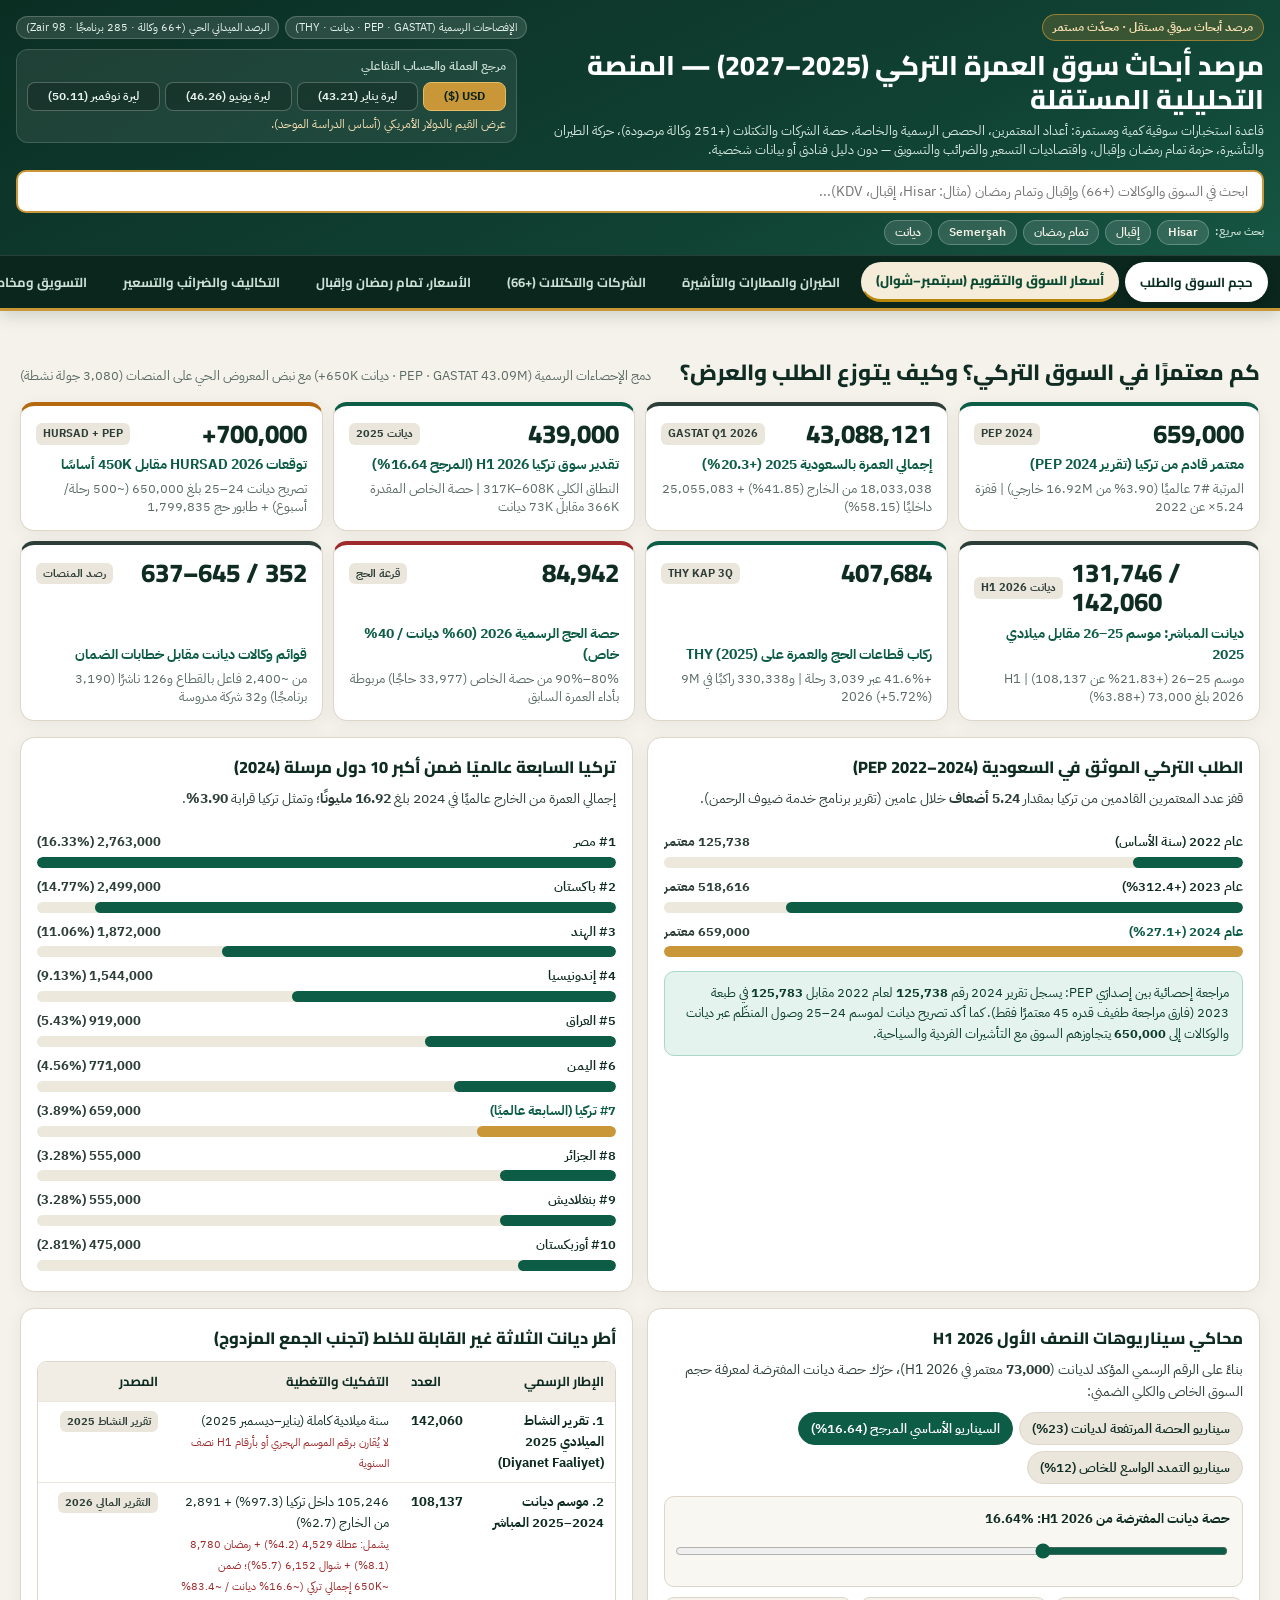
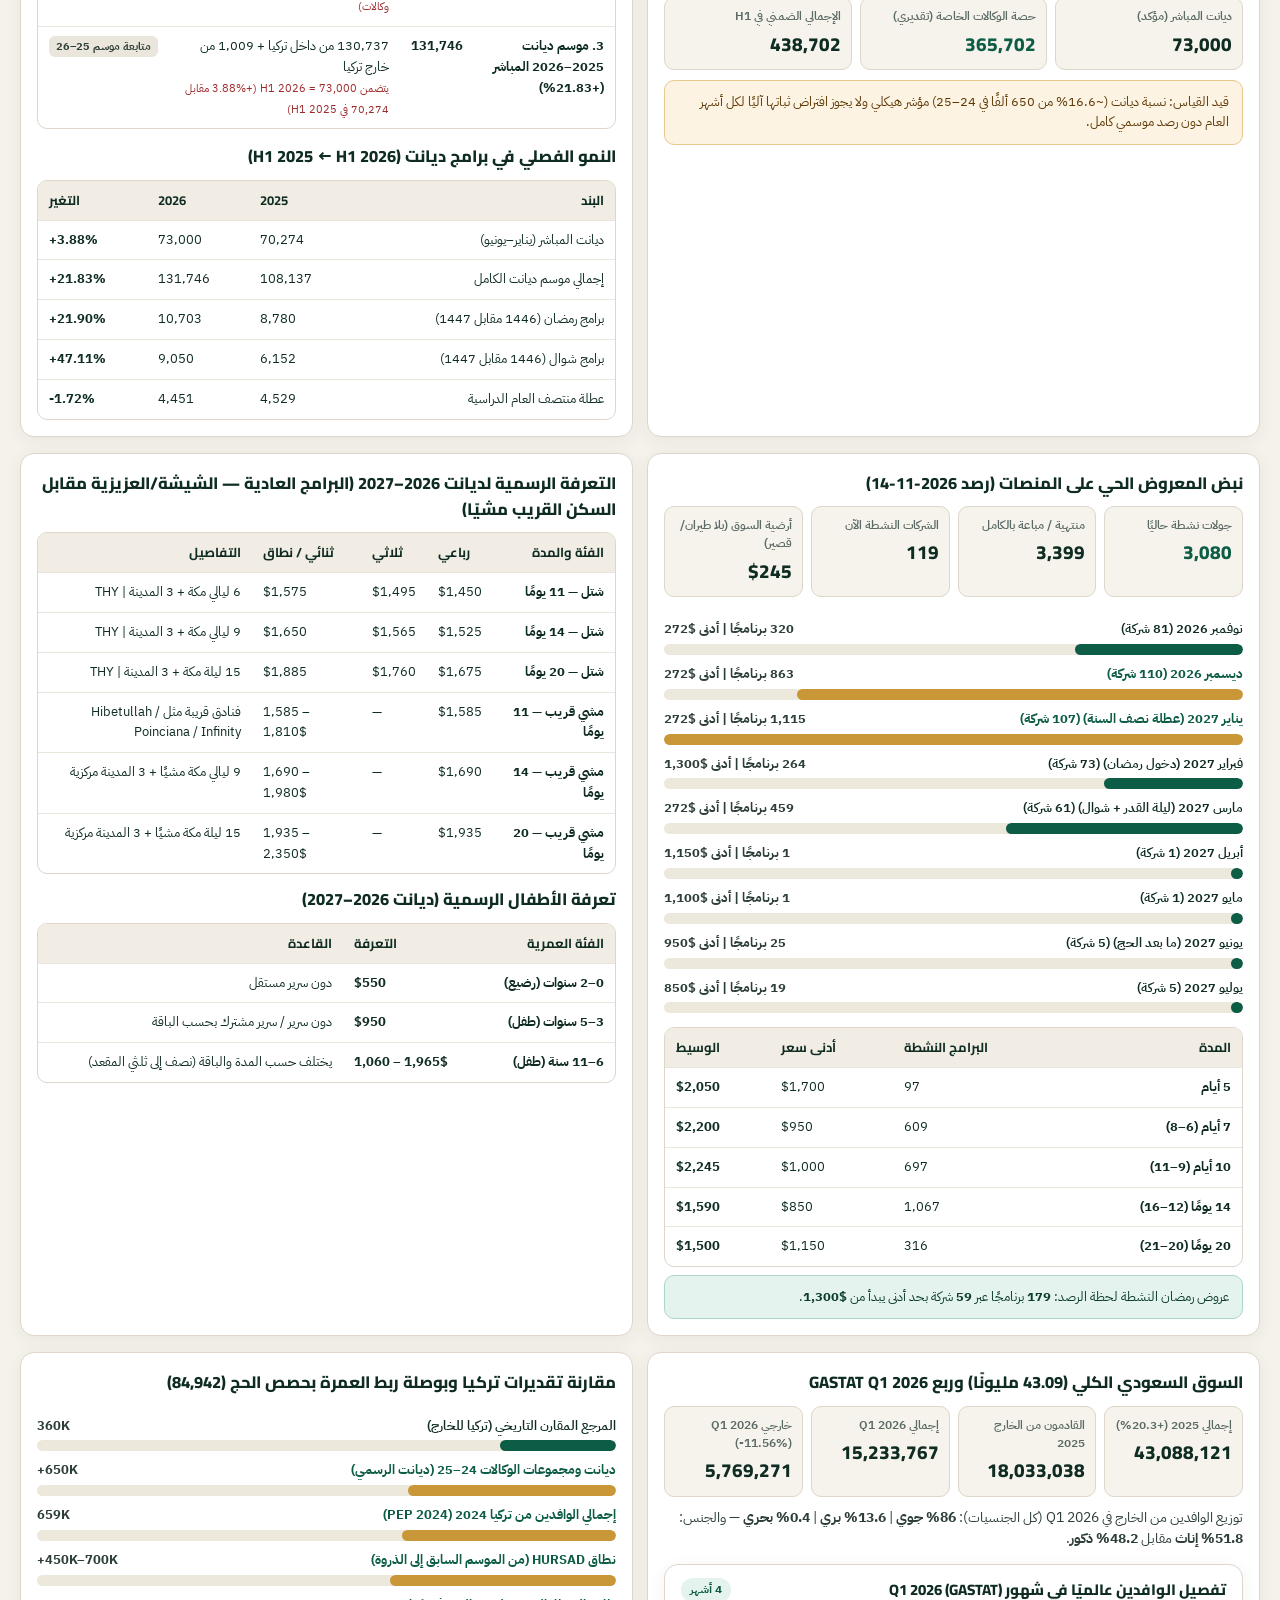
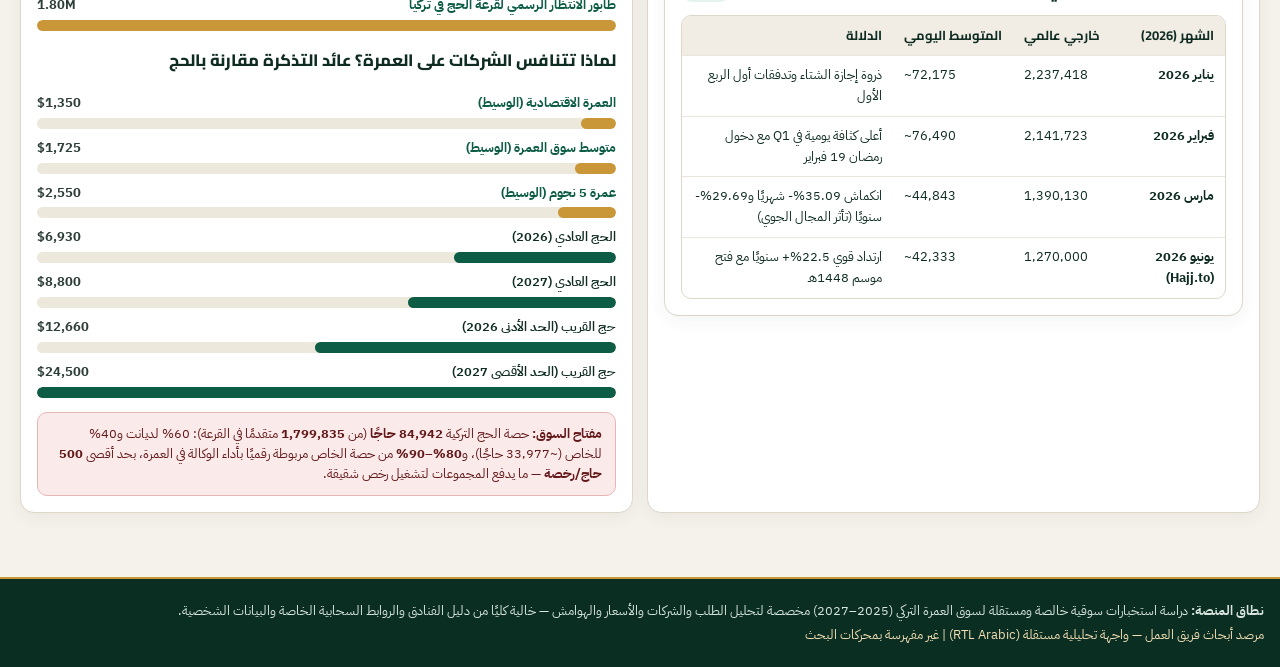
<file: index.html>
<!DOCTYPE html>
<html lang="ar" dir="rtl">
<head>
  <meta charset="UTF-8" />
  <meta name="viewport" content="width=device-width, initial-scale=1.0, viewport-fit=cover" />
  <meta name="robots" content="noindex, nofollow, noarchive" />
  <meta name="googlebot" content="noindex, nofollow, noarchive" />
  <link rel="icon" href="data:," />
  <title>مرصد أبحاث سوق العمرة التركي (2025–2027) | المنصة المستقلة</title>
  <link rel="preconnect" href="https://fonts.googleapis.com" />
  <link rel="preconnect" href="https://fonts.gstatic.com" crossorigin />
  <link href="https://fonts.googleapis.com/css2?family=Cairo:wght@600;700;800&family=IBM+Plex+Sans+Arabic:wght@400;500;600;700&display=swap" rel="stylesheet" />
  <link rel="stylesheet" href="./styles.css" />
</head>
<body>
  <header class="site-header" id="siteHeader">
    <div class="header-inner">
      <div class="brand-row">
        <div class="brand-badge">مرصد أبحاث سوقي مستقل · محدّث مستمر</div>
        <div class="hero-util-row mob-only-inline">
          <button type="button" id="mobFxPill" class="hero-fx-pill mob-only-inline" aria-label="تبديل العملة والصرف">$ USD ⇄</button>
          <button type="button" id="heroInfoToggle" class="hero-info-btn mob-only-inline" aria-expanded="false">المصادر ▾</button>
        </div>
        <div class="source-badges">
          <span class="pill-source">الإفصاحات الرسمية (PEP · GASTAT · ديانت · THY)</span>
          <span class="pill-source">الرصد الميداني الحي (+66 وكالة · 285 برنامجًا · Zair 98)</span>
        </div>
      </div>
      <div class="hero-grid">
        <div>
          <h1 id="app-title">مرصد أبحاث سوق العمرة التركي (2025–2027)</h1>
          <p id="app-subtitle" class="subtitle"></p>
        </div>
        <div class="fx-widget" aria-label="محول أسعار الصرف المرجعية">
          <div class="fx-label">مرجع العملة والحساب التفاعلي</div>
          <div class="fx-buttons" role="group" aria-label="اختيار سعر الصرف">
            <button type="button" class="fx-btn active" data-currency="USD">USD ($)</button>
            <button type="button" class="fx-btn" data-currency="TRY_JAN">ليرة يناير (43.21)</button>
            <button type="button" class="fx-btn" data-currency="TRY_JUN">ليرة يونيو (46.26)</button>
            <button type="button" class="fx-btn" data-currency="TRY_NOV">ليرة نوفمبر (50.11)</button>
          </div>
          <div class="fx-note" id="fx-active-note">عرض القيم بالدولار الأمريكي (أساس الدراسة الموحد).</div>
        </div>
      </div>

      <div class="search-bar-wrap">
        <label for="global-search" class="sr-only">بحث شامل عبر المؤشرات والوكالات والأرقام</label>
        <input id="global-search" type="search" class="search-input" placeholder="ابحث في السوق والوكالات (+66) وإقبال وتمام رمضان (مثال: Hisar، إقبال، KDV)..." autocomplete="off" />
        <div id="searchQuickTags" class="search-quick-tags" aria-label="اختصارات البحث السريع">
          <span class="search-quick-lbl">بحث سريع:</span>
          <button type="button" class="search-chip-btn" data-quick-q="Hisar">Hisar</button>
          <button type="button" class="search-chip-btn" data-quick-q="إقبال">إقبال</button>
          <button type="button" class="search-chip-btn" data-quick-q="تمام رمضان">تمام رمضان</button>
          <button type="button" class="search-chip-btn" data-quick-q="Semerşah">Semerşah</button>
          <button type="button" class="search-chip-btn" data-quick-q="ديانت">ديانت</button>
        </div>
        <div id="search-results-panel" class="search-results hidden" aria-live="polite"></div>
      </div>
    </div>
  </header>

  <nav class="tabs-nav" aria-label="أقسام البحث">
    <div class="tabs-scroll" role="tablist">
      <button type="button" class="tab-btn active" role="tab" aria-selected="true" data-tab="macro"><span class="lbl-desk">حجم السوق والطلب</span><span class="lbl-mob">السوق</span></button>
      <a class="tab-btn tab-link-page tab-prices-cta" href="./prices.html"><span class="lbl-desk">أسعار السوق والتقويم (سبتمبر–شوال)</span><span class="lbl-mob">التقويم الحي ↗</span></a>
      <button type="button" class="tab-btn" role="tab" aria-selected="false" data-tab="aviation"><span class="lbl-desk">الطيران والمطارات والتأشيرة</span><span class="lbl-mob">الطيران</span></button>
      <button type="button" class="tab-btn" role="tab" aria-selected="false" data-tab="agencies"><span class="lbl-desk">الشركات والتكتلات (+66)</span><span class="lbl-mob">الشركات +66</span></button>
      <button type="button" class="tab-btn" role="tab" aria-selected="false" data-tab="monthly"><span class="lbl-desk">الأسعار، تمام رمضان وإقبال</span><span class="lbl-mob">الأسعار H1</span></button>
      <button type="button" class="tab-btn" role="tab" aria-selected="false" data-tab="economics"><span class="lbl-desk">التكاليف والضرائب والتسعير</span><span class="lbl-mob">الاقتصاد</span></button>
      <button type="button" class="tab-btn" role="tab" aria-selected="false" data-tab="distribution"><span class="lbl-desk">التسويق ومخاطر الإلغاء</span><span class="lbl-mob">التسويق</span></button>
      <button type="button" class="tab-btn" role="tab" aria-selected="false" data-tab="briefs"><span class="lbl-desk">ملفات التحقق والثغرات</span><span class="lbl-mob">الثغرات</span></button>
      <button type="button" class="tab-btn" role="tab" aria-selected="false" data-tab="audit"><span class="lbl-desk">منهجية التدقيق والمصادر</span><span class="lbl-mob">التدقيق</span></button>
    </div>
  </nav>

  <main id="app-main" class="main-container">
    <div id="loading-state" class="loading-box">جارٍ تحميل قاعدة البيانات البحثية المستقلة...</div>

    <section id="tab-macro" class="tab-panel hidden" role="tabpanel"></section>
    <section id="tab-aviation" class="tab-panel hidden" role="tabpanel"></section>
    <section id="tab-agencies" class="tab-panel hidden" role="tabpanel"></section>
    <section id="tab-monthly" class="tab-panel hidden" role="tabpanel"></section>
    <section id="tab-economics" class="tab-panel hidden" role="tabpanel"></section>
    <section id="tab-distribution" class="tab-panel hidden" role="tabpanel"></section>
    <section id="tab-briefs" class="tab-panel hidden" role="tabpanel"></section>
    <section id="tab-audit" class="tab-panel hidden" role="tabpanel"></section>
  </main>

  <footer class="site-footer">
    <div class="footer-inner">
      <p><strong>نطاق المنصة:</strong> دراسة استخبارات سوقية خالصة ومستقلة لسوق العمرة التركي (2025–2027) مخصصة لتحليل الطلب والشركات والأسعار والهوامش — خالية كليًا من دليل الفنادق والروابط السحابية الخاصة والبيانات الشخصية.</p>
      <p class="footer-meta">مرصد أبحاث فريق العمل — واجهة تحليلية مستقلة (RTL Arabic) | غير مفهرسة بمحركات البحث</p>
    </div>
  </footer>

  <!-- Interactive Analytical Detail Drawer -->
  <div id="drawer-backdrop" class="drawer-backdrop hidden" aria-hidden="true"></div>
  <aside id="detail-drawer" class="detail-drawer hidden" role="dialog" aria-modal="true" aria-labelledby="drawer-title">
    <div class="drawer-header">
      <div>
        <div id="drawer-kicker" class="drawer-kicker">تفاصيل التحليل</div>
        <h2 id="drawer-title" class="drawer-title"></h2>
      </div>
      <button type="button" id="drawer-close" class="drawer-close" aria-label="إغلاق نافذة التفاصيل">إغلاق</button>
    </div>
    <div id="drawer-body" class="drawer-body"></div>
  </aside>

  <!-- Mobile Bottom Dock & 8-Chapter Index Sheet -->
  <nav id="mobileBottomDock" class="mob-bottom-dock" aria-label="شريط التنقل السريع للجوال">
    <button type="button" class="mob-dock-btn active" data-dock-tab="macro">
      <svg viewBox="0 0 24 24" aria-hidden="true"><path d="M3 3v18h18"/><path d="m7 14 4-4 3 3 5-6"/></svg>
      <span>السوق</span>
    </button>
    <button type="button" class="mob-dock-btn" data-dock-tab="agencies">
      <svg viewBox="0 0 24 24" aria-hidden="true"><rect x="3" y="4" width="7" height="16" rx="1"/><rect x="14" y="9" width="7" height="11" rx="1"/></svg>
      <span>الشركات</span>
    </button>
    <button type="button" class="mob-dock-btn" data-dock-tab="monthly">
      <svg viewBox="0 0 24 24" aria-hidden="true"><path d="M12 2v20M17 5H9.5a3.5 3.5 0 0 0 0 7h5a3.5 3.5 0 0 1 0 7H6"/></svg>
      <span>الأسعار H1</span>
    </button>
    <a class="mob-dock-btn is-accent" href="./prices.html">
      <svg viewBox="0 0 24 24" aria-hidden="true"><rect x="3" y="4" width="18" height="18" rx="2"/><path d="M16 2v4M8 2v4M3 10h18"/></svg>
      <span>التقويم الحي</span>
    </a>
    <button type="button" id="mobMoreTabsBtn" class="mob-dock-btn" aria-haspopup="dialog">
      <svg viewBox="0 0 24 24" aria-hidden="true"><rect x="3" y="3" width="7" height="7" rx="1.5"/><rect x="14" y="3" width="7" height="7" rx="1.5"/><rect x="3" y="14" width="7" height="7" rx="1.5"/><rect x="14" y="14" width="7" height="7" rx="1.5"/></svg>
      <span>الأقسام</span>
    </button>
  </nav>

  <div id="mobSheetBackdrop" class="mob-sheet-backdrop" aria-hidden="true"></div>
  <aside id="mobileTabSheet" class="mob-bottom-sheet" role="dialog" aria-modal="true" aria-label="فهرس الأقسام الثمانية">
    <div class="mob-sheet-head">
      <strong style="font-family:var(--font-display);font-size:15px;">خريطة أقسام الدراسة (8 فصول)</strong>
      <button type="button" id="mobSheetClose" class="drawer-close">إغلاق</button>
    </div>
    <div id="mobSheetGrid" class="mob-sheet-body mob-chapter-grid"></div>
  </aside>

  <script src="./app.js" defer></script>
</body>
</html>
</file>
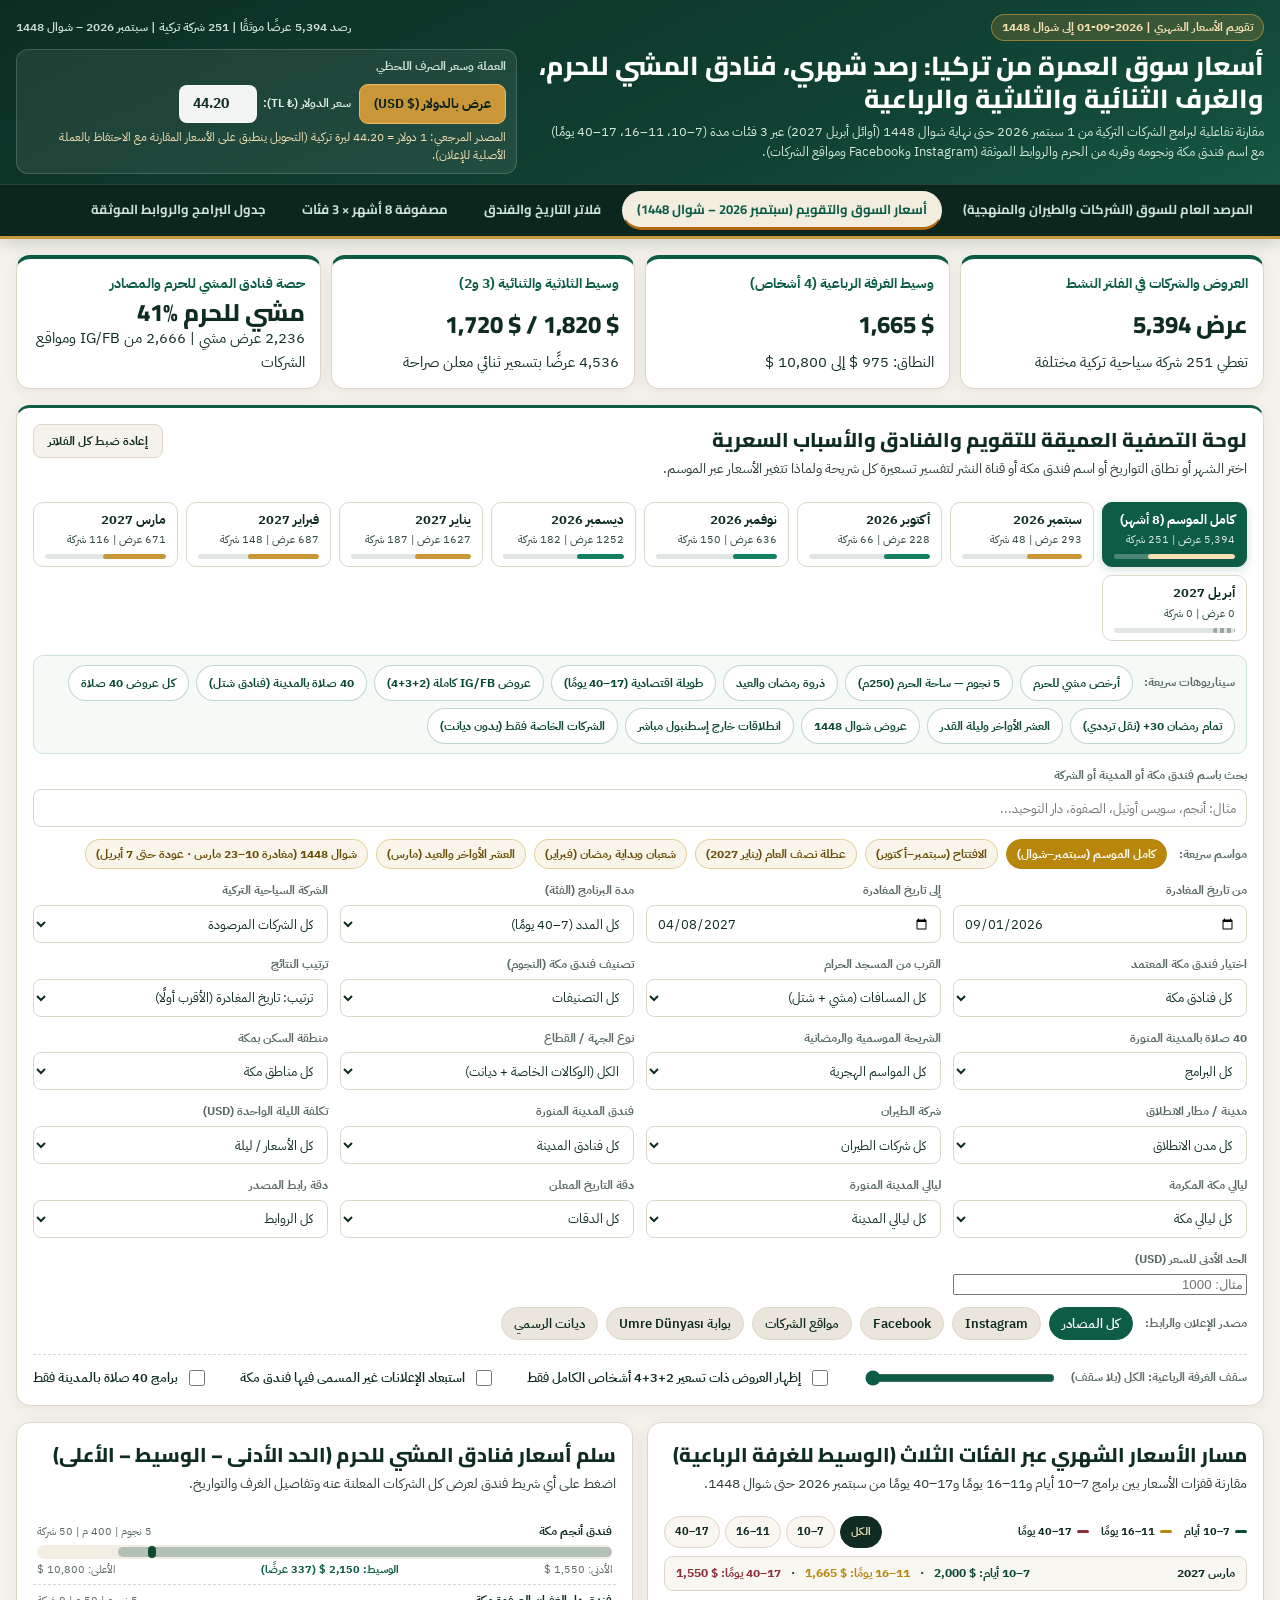
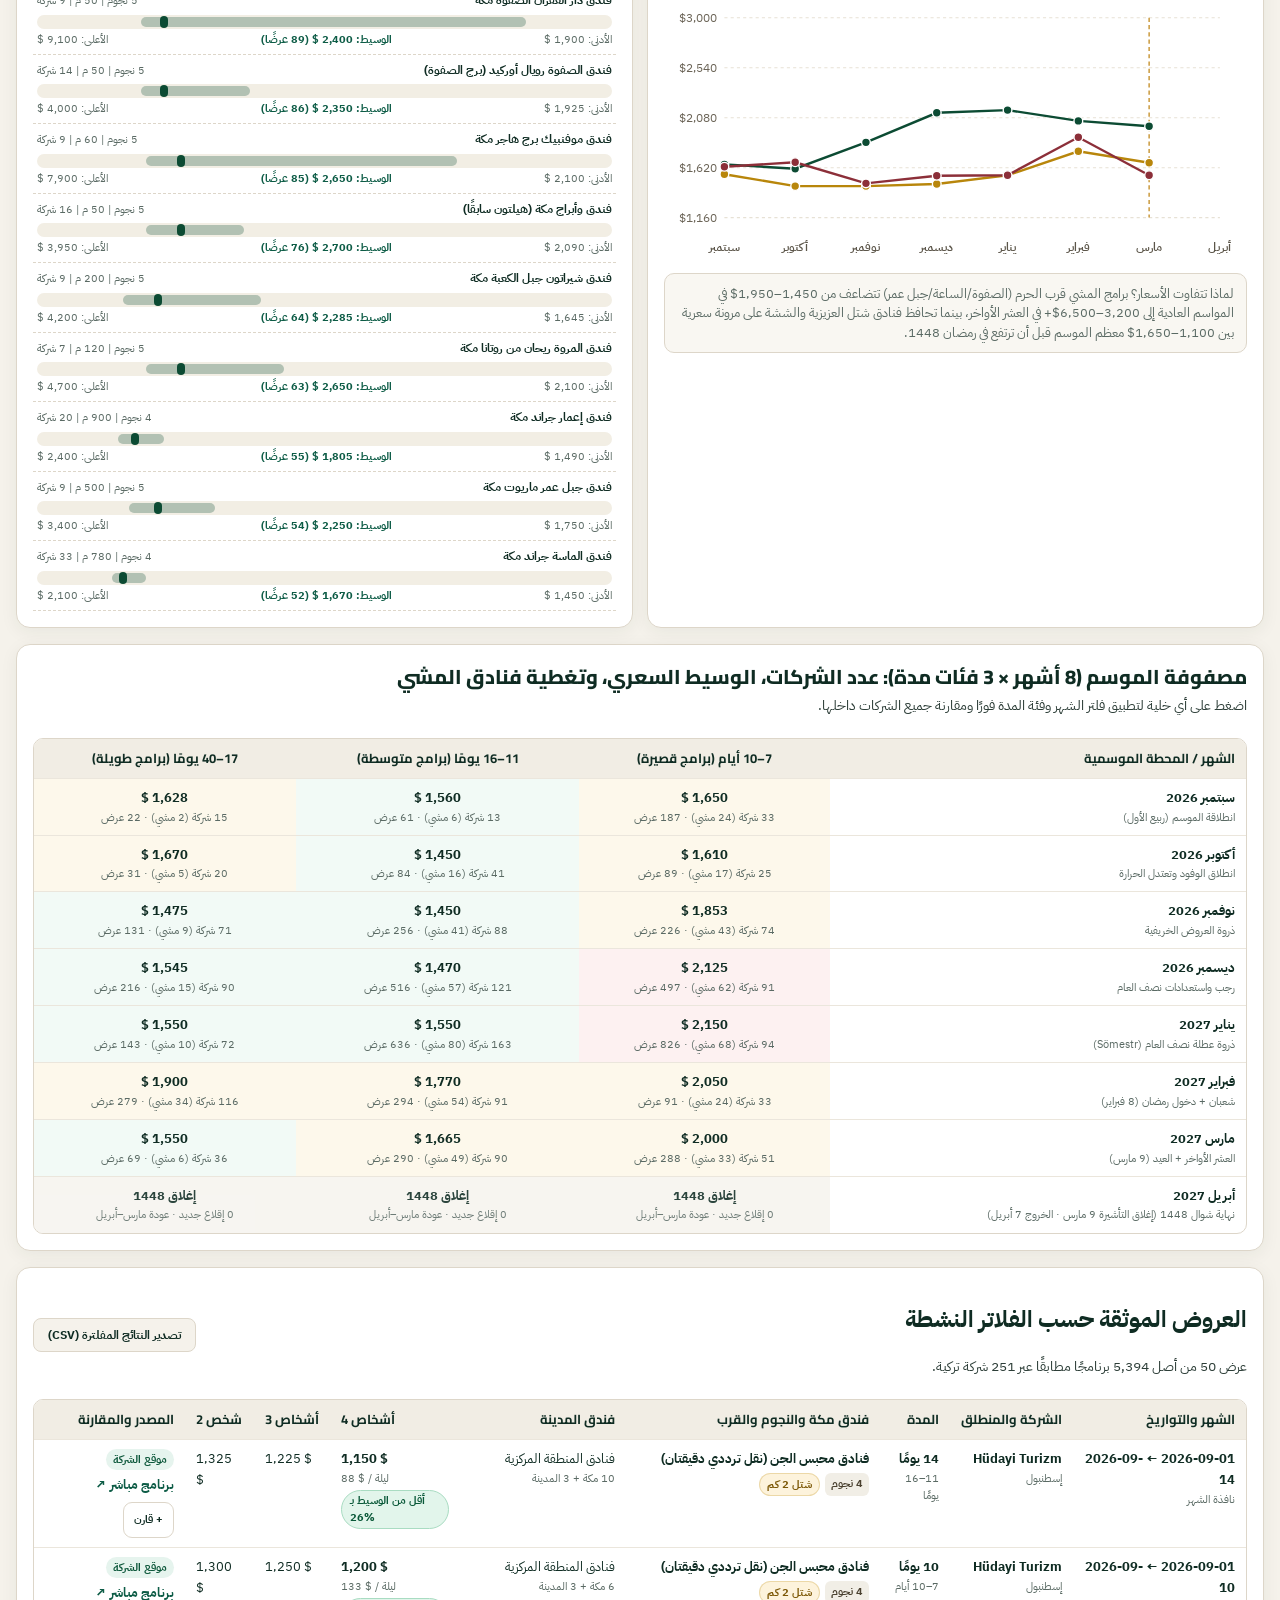
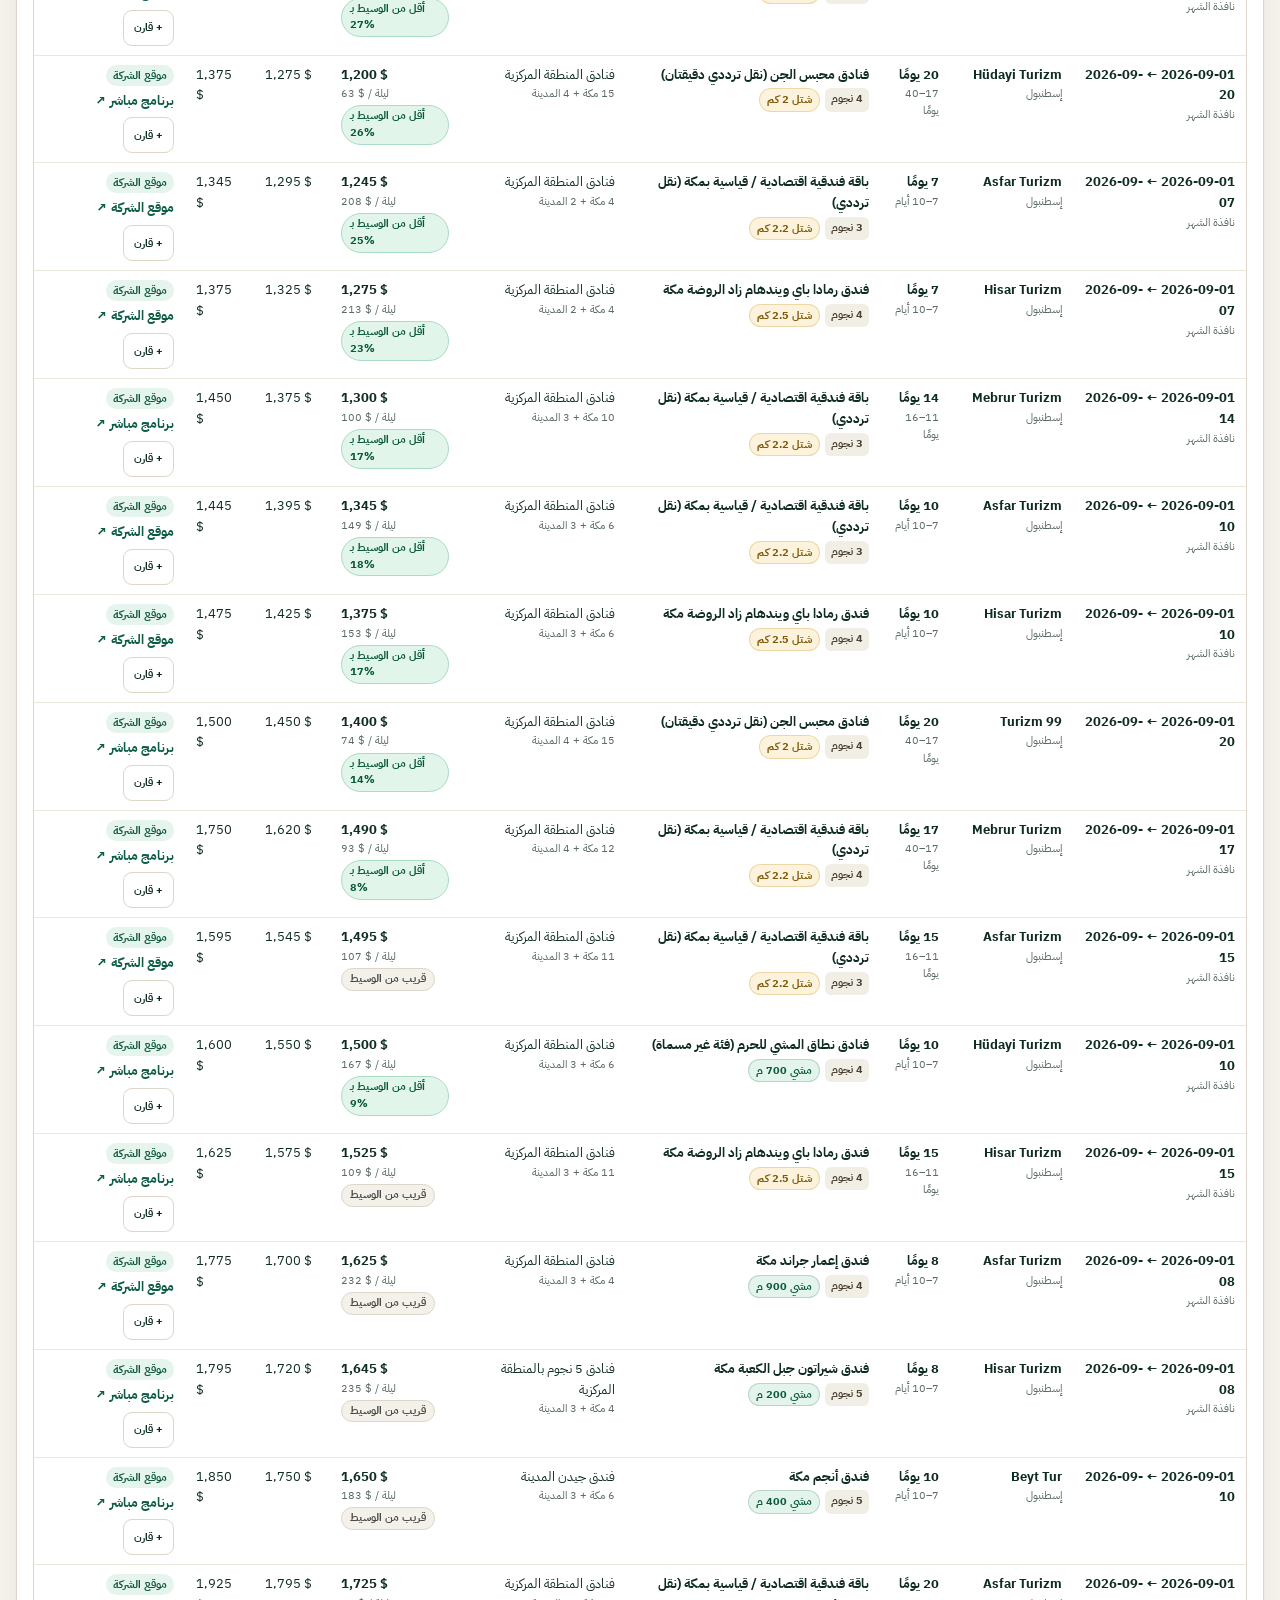
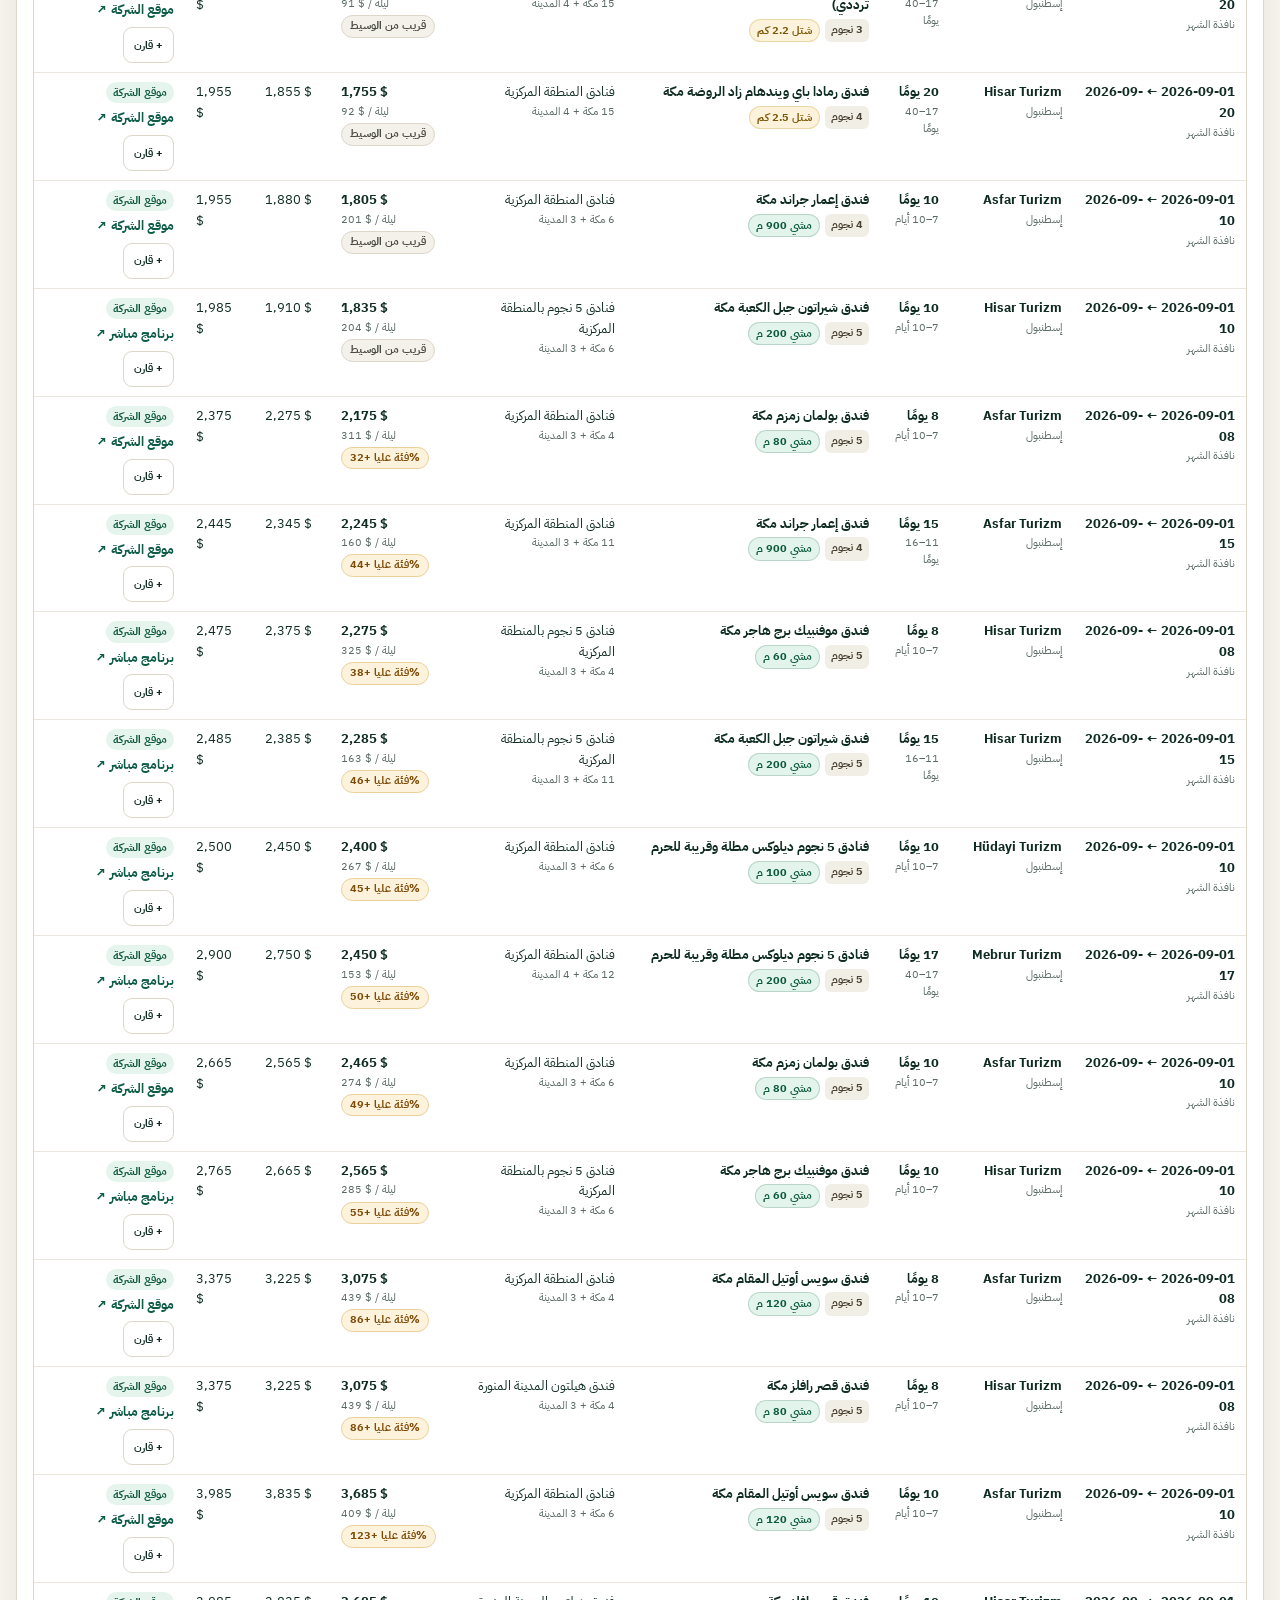
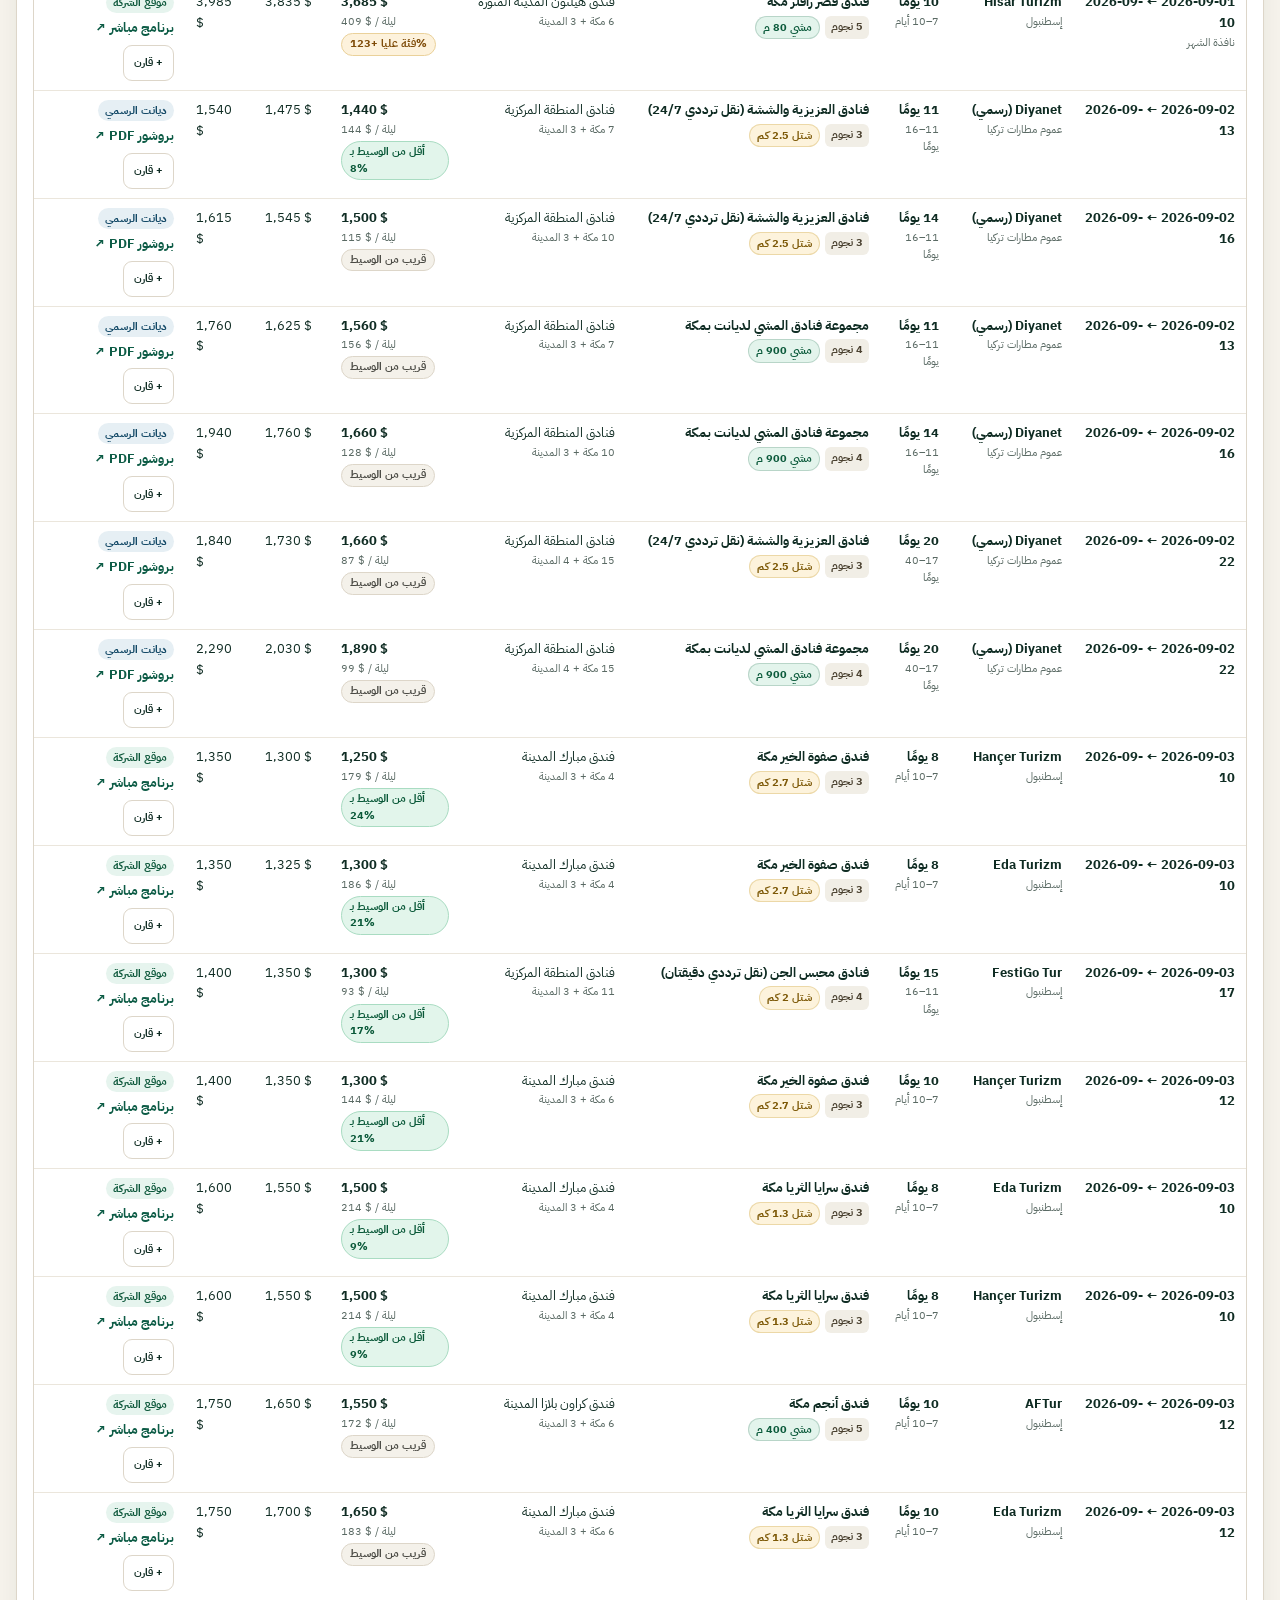
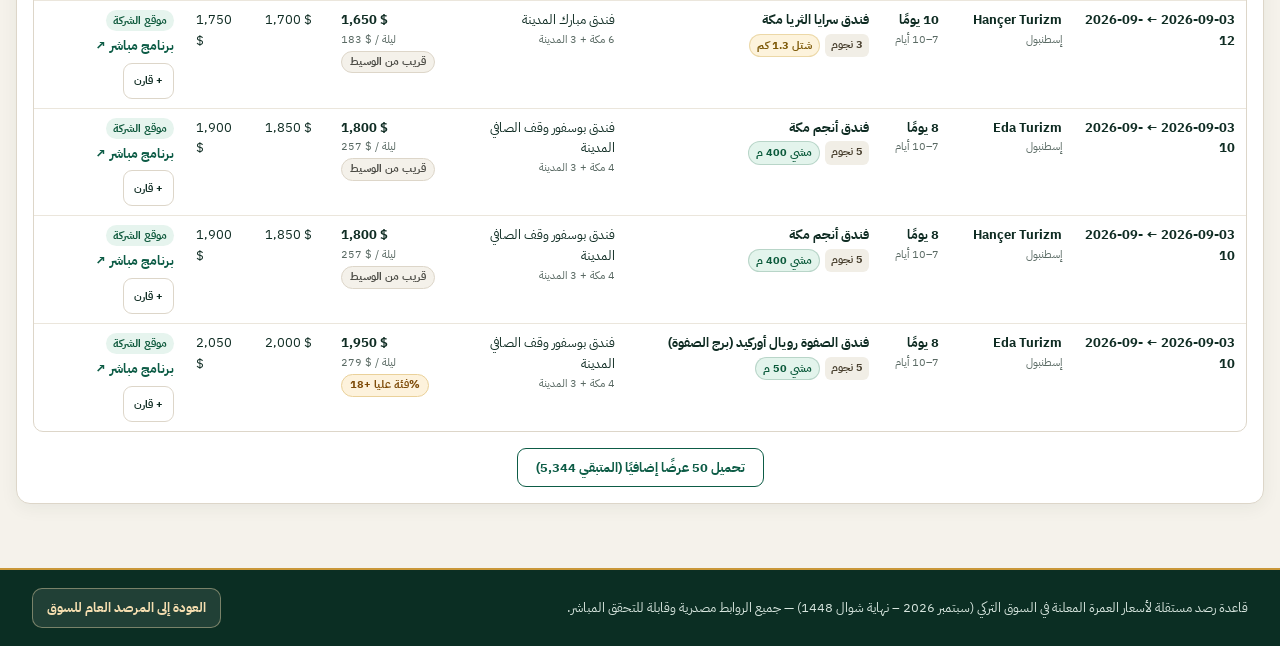
<file: prices.html>
<!doctype html>
<html lang="ar" dir="rtl">
<head>
  <meta charset="utf-8" />
  <meta name="viewport" content="width=device-width, initial-scale=1.0, viewport-fit=cover" />
  <meta name="robots" content="noindex, nofollow" />
  <meta name="googlebot" content="noindex, nofollow" />
  <link rel="icon" href="data:," />
  <title>تقويم وأسعار سوق العمرة التركي (سبتمبر 2026 – شوال 1448)</title>
  <link rel="preconnect" href="https://fonts.googleapis.com" />
  <link rel="preconnect" href="https://fonts.gstatic.com" crossorigin />
  <link href="https://fonts.googleapis.com/css2?family=Cairo:wght@600;700;800&family=IBM+Plex+Sans+Arabic:wght@400;500;600;700&family=Tajawal:wght@400;500;700;800&display=swap" rel="stylesheet" />
  <link rel="stylesheet" href="./styles.css" />
  <link rel="stylesheet" href="./prices.css" />
</head>
<body>
  <header class="site-header" id="siteHeader">
    <div class="container header-inner">
      <div class="brand-row">
        <span class="brand-badge">تقويم الأسعار الشهري | 2026-09-01 إلى شوال 1448</span>
        <div class="hero-util-row mob-only-inline">
          <button type="button" id="mobFxPill" class="hero-fx-pill mob-only-inline" aria-label="تبديل العملة وسعر الصرف">$ USD ⇄</button>
          <button type="button" id="heroInfoToggle" class="hero-info-btn mob-only-inline" aria-expanded="false">نبذة ▾</button>
        </div>
        <span class="brand-meta" id="hdrMeta">رصد الأسعار والغرف (2-3-4 أشخاص) وفنادق مكة والمدينة</span>
      </div>
      <div class="hero-grid">
        <div>
          <h1 class="site-title">أسعار سوق العمرة من تركيا: رصد شهري، فنادق المشي للحرم، والغرف الثنائية والثلاثية والرباعية</h1>
          <p class="site-subtitle">
            مقارنة تفاعلية لبرامج الشركات التركية من 1 سبتمبر 2026 حتى نهاية شوال 1448 (أوائل أبريل 2027) عبر 3 فئات مدة (7–10، 11–16، 17–40 يومًا) مع اسم فندق مكة ونجومه وقربه من الحرم والروابط الموثقة (Instagram وFacebook ومواقع الشركات).
          </p>
        </div>
        <div class="fx-widget card-glass" aria-label="أداة تحويل العملة">
          <div class="fx-title">العملة وسعر الصرف اللحظي</div>
          <div class="fx-controls">
            <button type="button" id="fxToggleBtn" class="btn-fx active">عرض بالدولار ($ USD)</button>
            <label class="fx-rate-wrap">
              <span>سعر الدولار (₺ TL):</span>
              <input id="fxRateInput" type="number" step="0.05" min="20" max="100" value="44.20" />
            </label>
          </div>
          <div class="fx-note" id="fxNoteText">المصدر المرجعي: USD/TRY ~ 44.20 (يُستخدم لتحويل البرامج المقومة بالليرة وتبديل العرض).</div>
        </div>
      </div>
    </div>
  </header>

  <nav class="tabs-nav" aria-label="التنقل بين صفحات المرصد">
    <div class="tabs-scroll">
      <a class="tab-btn tab-link-page" href="./index.html"><span class="lbl-desk">المرصد العام للسوق (الشركات والطيران والمنهجية)</span><span class="lbl-mob">المرصد العام ↗</span></a>
      <a class="tab-btn tab-link-page active-page" href="./prices.html" aria-current="page"><span class="lbl-desk">أسعار السوق والتقويم (سبتمبر 2026 – شوال 1448)</span><span class="lbl-mob">التقويم الحي</span></a>
      <a class="tab-btn tab-link-page" href="#filtersSection"><span class="lbl-desk">فلاتر التاريخ والفندق</span><span class="lbl-mob">الفلاتر</span></a>
      <a class="tab-btn tab-link-page" href="#matrixSection"><span class="lbl-desk">مصفوفة 8 أشهر × 3 فئات</span><span class="lbl-mob">المصفوفة 8×3</span></a>
      <a class="tab-btn tab-link-page" href="#resultsSection"><span class="lbl-desk">جدول البرامج والروابط الموثقة</span><span class="lbl-mob">العروض</span></a>
    </div>
  </nav>

  <main class="container main-shell">
    <div id="loadError" class="card" style="display:none; border-color:#b91c1c; background:#fef2f2; color:#7f1d1d;"></div>

    <!-- Late-Shawwal / Saudi 1448 Visa Cutoff Notice & Interactive Toggle -->
    <section id="shawwalCutoffBanner" class="card shawwal-banner" style="display:none;" aria-live="polite"></section>

    <!-- KPIs Strip -->
    <section id="kpiSection" class="kpi-grid" aria-label="ملخص السوق المفلتر"></section>

    <!-- Deep Filters Card -->
    <section id="filtersSection" class="card filters-card">
      <div class="card-head">
        <div>
          <h2>لوحة التصفية العميقة للتقويم والفنادق والأسباب السعرية</h2>
          <p class="card-sub">اختر الشهر أو نطاق التواريخ أو اسم فندق مكة أو قناة النشر لتفسير تسعيرة كل شريحة ولماذا تتغير الأسعار عبر الموسم.</p>
        </div>
        <button type="button" id="resetFiltersBtn" class="btn-reset">إعادة ضبط كل الفلاتر</button>
      </div>

      <div id="monthPills" class="month-pills-grid" role="group" aria-label="اختيار الشهر"></div>

      <div id="decisionScenarios" class="scenarios-bar" role="group" aria-label="سيناريوهات قرار سريعة">
        <span class="filter-group-label">سيناريوهات سريعة:</span>
      </div>

      <div class="mob-filter-command">
        <div class="filter-field">
          <label for="hotelSearchInput">بحث باسم فندق مكة أو المدينة أو الشركة</label>
          <input id="hotelSearchInput" type="text" list="makkahHotelList" placeholder="مثال: أنجم، سويس أوتيل، الصفوة، دار التوحيد..." autocomplete="off" />
          <datalist id="makkahHotelList"></datalist>
        </div>
        <button type="button" id="toggleAdvFiltersBtn" class="mob-adv-trigger" aria-haspopup="dialog" aria-expanded="false">
          <svg width="16" height="16" viewBox="0 0 24 24" fill="none" stroke="currentColor" stroke-width="2.2" stroke-linecap="round" aria-hidden="true"><line x1="4" y1="6" x2="20" y2="6"/><line x1="7" y1="12" x2="17" y2="12"/><line x1="10" y1="18" x2="14" y2="18"/></svg>
          <span id="advFilterBtnLabel">فلاتر متقدمة</span>
        </button>
      </div>

      <div id="advSheetBackdrop" class="mob-sheet-backdrop" aria-hidden="true"></div>
      <div id="advancedFiltersWrap" class="adv-filters-wrap">
        <div class="mob-adv-head">
          <strong style="font-family:var(--font-display);font-size:15px;">الفلاتر المتقدمة والمواسم والمدة</strong>
          <button type="button" id="closeAdvFiltersBtn" class="drawer-close">تم</button>
        </div>
        <div class="mob-adv-scroll">
          <div id="seasonPresets" class="filter-pills-row" role="group" aria-label="فترات هجرية وموسمية جاهزة" style="margin-bottom:12px;">
            <span class="filter-group-label">مواسم سريعة:</span>
          </div>

          <div class="filter-section-grid">
            <div class="filter-field">
              <label for="dateFromInput">من تاريخ المغادرة</label>
              <input id="dateFromInput" type="date" min="2026-09-01" max="2027-04-09" value="2026-09-01" />
            </div>
            <div class="filter-field">
              <label for="dateToInput">إلى تاريخ المغادرة</label>
              <input id="dateToInput" type="date" min="2026-09-01" max="2027-04-09" value="2027-04-08" />
            </div>
            <div class="filter-field">
              <label for="tierSelect">مدة البرنامج (الفئة)</label>
              <select id="tierSelect">
                <option value="all">كل المدد (7–40 يومًا)</option>
                <option value="7-10">7–10 أيام (برامج قصيرة ومختصرة)</option>
                <option value="11-16">11–16 يومًا (برامج متوسطة قياسية)</option>
                <option value="17-40">17–40 يومًا (برامج طويلة ورمضانية)</option>
              </select>
            </div>
            <div class="filter-field">
              <label for="agencySelect">الشركة السياحية التركية</label>
              <select id="agencySelect">
                <option value="all">كل الشركات المرصودة</option>
              </select>
            </div>
          </div>

          <div class="filter-section-grid">
            <div class="filter-field">
              <label for="hotelSelect">اختيار فندق مكة المعتمد</label>
              <select id="hotelSelect">
                <option value="all">كل فنادق مكة</option>
              </select>
            </div>
            <div class="filter-field">
              <label for="distanceSelect">القرب من المسجد الحرام</label>
              <select id="distanceSelect">
                <option value="all">كل المسافات (مشي + شتل)</option>
                <option value="walking">مشي للحرم فقط (950 مترًا فأقل)</option>
                <option value="walk_250">ساحة الحرم مباشرة (250 مترًا فأقل)</option>
                <option value="walk_500">مشي قريب جدًا (500 متر فأقل)</option>
                <option value="shuttle">فنادق شتل / مناطق محيطة (&gt; 950 م)</option>
              </select>
            </div>
            <div class="filter-field">
              <label for="starsSelect">تصنيف فندق مكة (النجوم)</label>
              <select id="starsSelect">
                <option value="all">كل التصنيفات</option>
                <option value="5">5 نجوم</option>
                <option value="4">4 نجوم</option>
                <option value="3">3 نجوم</option>
                <option value="1-2">1–2 نجوم / اقتصادي</option>
              </select>
            </div>
            <div class="filter-field">
              <label for="sortSelect">ترتيب النتائج</label>
              <select id="sortSelect" aria-label="ترتيب النتائج">
                <option value="date_asc">ترتيب: تاريخ المغادرة (الأقرب أولًا)</option>
                <option value="quad_asc">ترتيب: الأرخص للغرفة الرباعية</option>
                <option value="quad_desc">ترتيب: الأعلى للغرفة الرباعية</option>
                <option value="nightly_asc">ترتيب: الأوفر في تكلفة الليلة الواحدة</option>
                <option value="dist_asc">ترتيب: الأقرب للمسجد الحرام (بالمتر)</option>
                <option value="days_desc">ترتيب: الأطول مدة بالأيام</option>
                <option value="days_asc">ترتيب: الأقصر مدة بالأيام</option>
                <option value="madinah_desc">ترتيب: الأكثر ليالي في المدينة المنورة</option>
              </select>
            </div>
          </div>

          <div class="filter-section-grid">
            <div class="filter-field">
              <label for="vakit40Select">40 صلاة بالمدينة المنورة</label>
              <select id="vakit40Select">
                <option value="all">كل البرامج</option>
                <option value="40v">عروض 40 صلاة فقط (8+ ليالٍ بالمدينة)</option>
                <option value="40v_shuttle">40 صلاة بالمدينة + فنادق شتل</option>
                <option value="40v_walk">40 صلاة بالمدينة + فنادق مشي</option>
              </select>
            </div>
            <div class="filter-field">
              <label for="ramadanWindowSelect">الشريحة الموسمية والرمضانية</label>
              <select id="ramadanWindowSelect">
                <option value="all">كل المواسم الهجرية</option>
                <option value="somestr">عطلة السومستر (14–28 يناير)</option>
                <option value="rajab_miraj">رجب والإسراء والمعراج</option>
                <option value="shaban_berat">شعبان وليلة النصف (برات)</option>
                <option value="ram_first10">رمضان — أول 10 أيام (2–11 فبراير)</option>
                <option value="ram_first20">رمضان — أول 20 يومًا</option>
                <option value="ram_mid15">رمضان — منتصف الشهر 15 يومًا</option>
                <option value="ram_last10">رمضان — العشر الأواخر وليلة القدر</option>
                <option value="ram_last20">رمضان — آخر 20 يومًا</option>
                <option value="ram_tam">تمام رمضان 30+ يومًا كاملًا</option>
                <option value="shawwal">موسم شوال 1448 هـ</option>
              </select>
            </div>
            <div class="filter-field">
              <label for="sectorSelect">نوع الجهة / القطاع</label>
              <select id="sectorSelect">
                <option value="all">الكل (الوكالات الخاصة + ديانت)</option>
                <option value="private">الشركات الخاصة فقط (بدون ديانت)</option>
                <option value="diyanet">ديانت التركية فقط</option>
              </select>
            </div>
            <div class="filter-field">
              <label for="zoneSelect">منطقة السكن بمكة</label>
              <select id="zoneSelect">
                <option value="all">كل مناطق مكة</option>
                <option value="الصفوة">أبراج الصفوة</option>
                <option value="جبل عمر">جبل عمر</option>
                <option value="أجياد">أجياد</option>
                <option value="إبراهيم الخليل">المسفلة / إبراهيم الخليل</option>
                <option value="محبس الجن">محبس الجن (شتل)</option>
                <option value="الششة">الششة / بن داود (شتل)</option>
                <option value="العزيزية">العزيزية (شتل)</option>
                <option value="الروضة">الروضة (شتل)</option>
                <option value="النسيم">النسيم (شتل 5 نجوم)</option>
              </select>
            </div>
          </div>

          <div class="filter-section-grid">
            <div class="filter-field">
              <label for="citySelect">مدينة / مطار الانطلاق</label>
              <select id="citySelect">
                <option value="all">كل مدن الانطلاق</option>
                <option value="anatolia">خارج إسطنبول مباشر (كل الأناضول)</option>
                <option value="إسطنبول">إسطنبول</option>
                <option value="أنقرة">أنقرة</option>
                <option value="إزمير">إزمير</option>
                <option value="قوجة إيلي">قوجة إيلي / بورصة</option>
                <option value="سيواس">سيواس / توقات</option>
                <option value="قونيا">قونية</option>
                <option value="قيصري">قيصري</option>
                <option value="غازي عنتاب">غازي عنتاب / شانلي أورفا</option>
                <option value="ديار بكر">ديار بكر / ماردين / فان</option>
              </select>
            </div>
            <div class="filter-field">
              <label for="airlineSelect">شركة الطيران</label>
              <select id="airlineSelect">
                <option value="all">كل شركات الطيران</option>
                <option value="thy">Turkish Airlines (THY)</option>
                <option value="saudia">الخطوط السعودية (Saudia)</option>
                <option value="ajet">AJet</option>
                <option value="pegasus">Pegasus</option>
                <option value="flynas">Flynas / Flyadeal</option>
              </select>
            </div>
            <div class="filter-field">
              <label for="madinahHotelSelect">فندق المدينة المنورة</label>
              <select id="madinahHotelSelect">
                <option value="all">كل فنادق المدينة</option>
              </select>
            </div>
            <div class="filter-field">
              <label for="nightlyBandSelect">تكلفة الليلة الواحدة (USD)</label>
              <select id="nightlyBandSelect">
                <option value="all">كل الأسعار / ليلة</option>
                <option value="0-85">أقل من $85 / ليلة</option>
                <option value="85-110">$85 – $110 / ليلة</option>
                <option value="110-140">$110 – $140 / ليلة</option>
                <option value="140-200">$140 – $200 / ليلة</option>
                <option value="200-9999">أكثر من $200 / ليلة</option>
              </select>
            </div>
          </div>

          <div class="filter-section-grid">
            <div class="filter-field">
              <label for="makkahNightsSelect">ليالي مكة المكرمة</label>
              <select id="makkahNightsSelect">
                <option value="all">كل ليالي مكة</option>
                <option value="1-5">1–5 ليالٍ بمكة</option>
                <option value="6-8">6–8 ليالٍ بمكة</option>
                <option value="9-12">9–12 ليلة بمكة</option>
                <option value="13-20">13–20 ليلة بمكة</option>
                <option value="21-45">21+ ليلة بمكة</option>
              </select>
            </div>
            <div class="filter-field">
              <label for="madinahNightsSelect">ليالي المدينة المنورة</label>
              <select id="madinahNightsSelect">
                <option value="all">كل ليالي المدينة</option>
                <option value="1-2">1–2 ليلة بالمدينة</option>
                <option value="3-3">3 ليالٍ بالمدينة</option>
                <option value="4-5">4–5 ليالٍ بالمدينة</option>
                <option value="6-20">6+ ليالٍ بالمدينة</option>
                <option value="8-25">8+ ليالٍ (40 صلاة كاملة)</option>
              </select>
            </div>
            <div class="filter-field">
              <label for="precisionSelect">دقة التاريخ المعلن</label>
              <select id="precisionSelect">
                <option value="all">كل الدقات</option>
                <option value="exact">تواريخ ذهاب محددة باليوم</option>
                <option value="window">تواريخ مرنة / نوافذ شهرية</option>
              </select>
            </div>
            <div class="filter-field">
              <label for="urlKindSelect">دقة رابط المصدر</label>
              <select id="urlKindSelect">
                <option value="all">كل الروابط</option>
                <option value="direct_any">روابط مباشرة للبرنامج (الوكالة + Umre Dünyası + PDF)</option>
                <option value="direct_agency">صفحة البرنامج على موقع الوكالة فقط</option>
                <option value="direct_third">صفحة البرنامج المباشرة (Umre Dünyası)</option>
                <option value="brochure">بروشورات ديانت الرسمية PDF</option>
                <option value="generic">روابط عامة للشركات فقط</option>
              </select>
            </div>
            <div class="filter-field">
              <label for="budgetMinInput">الحد الأدنى للسعر (USD)</label>
              <input id="budgetMinInput" type="number" min="0" max="8000" step="50" placeholder="مثال: 1000" />
            </div>
          </div>

          <div id="channelPills" class="filter-pills-row" role="group" aria-label="فلتر مصدر الإعلان">
            <span class="filter-group-label">مصدر الإعلان والرابط:</span>
          </div>

          <div class="filter-actions-row">
            <div class="budget-slider-wrap">
              <label for="budgetMaxInput" class="filter-group-label">سقف الغرفة الرباعية: <strong id="budgetMaxLabel">الكل (بلا سقف)</strong></label>
              <input id="budgetMaxInput" type="range" min="1000" max="8000" step="100" value="8000" />
            </div>

            <label class="toggle-check">
              <input id="onlyFullRoomsCheck" type="checkbox" />
              <span>إظهار العروض ذات تسعير 2+3+4 أشخاص الكامل فقط</span>
            </label>

            <label class="toggle-check">
              <input id="onlyNamedHotelCheck" type="checkbox" />
              <span>استبعاد الإعلانات غير المسمى فيها فندق مكة</span>
            </label>

            <label class="toggle-check">
              <input id="only40VakitCheck" type="checkbox" />
              <span>برامج 40 صلاة بالمدينة فقط</span>
            </label>
          </div>
        </div>
        <div class="mob-adv-apply-bar">
          <button type="button" id="applyAdvFiltersBtn" class="mob-apply-btn">تطبيق الفلاتر وعرض النتائج</button>
          <button type="button" id="resetAdvFiltersBtn" class="btn-reset">مسح</button>
        </div>
      </div>
    </section>

    <!-- Dynamic Hotel Spotlight (appears when user filters by a specific Makkah hotel) -->
    <section id="hotelSpotlight" class="hotel-spotlight" style="display:none;" aria-live="polite"></section>

    <!-- Seasonal Reason & Charts -->
    <section class="grid-2" aria-label="تحليل الاتجاه السعري وفنادق المشي">
      <div class="card">
        <div class="card-head">
          <div>
            <h2>مسار الأسعار الشهري عبر الفئات الثلاث (الوسيط للغرفة الرباعية)</h2>
            <p class="card-sub">مقارنة قفزات الأسعار بين برامج 7–10 أيام و11–16 يومًا و17–40 يومًا من سبتمبر 2026 حتى شوال 1448.</p>
          </div>
        </div>
        <div id="monthlyChartBox"></div>
        <div id="seasonDriversNote" class="footnote" style="margin-top:10px;"></div>
      </div>

      <div class="card">
        <div class="card-head">
          <div>
            <h2>سلم أسعار فنادق المشي للحرم (الحد الأدنى – الوسيط – الأعلى)</h2>
            <p class="card-sub">اضغط على أي شريط فندق لعرض كل الشركات المعلنة عنه وتفاصيل الغرف والتواريخ.</p>
          </div>
        </div>
        <div id="hotelLadderBox"></div>
      </div>
    </section>

    <!-- 8x3 Coverage & Median Matrix -->
    <section id="matrixSection" class="card">
      <div class="card-head">
        <div>
          <h2>مصفوفة الموسم (8 أشهر × 3 فئات مدة): عدد الشركات، الوسيط السعري، وتغطية فنادق المشي</h2>
          <p class="card-sub">اضغط على أي خلية لتطبيق فلتر الشهر وفئة المدة فورًا ومقارنة جميع الشركات داخلها.</p>
        </div>
      </div>
      <div id="coverageMatrixBox" class="table-wrap"></div>
    </section>

    <!-- Results Grid / Table -->
    <section id="resultsSection" class="card">
      <div class="results-toolbar">
        <div>
          <h2>العروض الموثقة حسب الفلاتر النشطة</h2>
          <p class="card-sub" id="resultsSummaryText">جاري تحميل قاعدة الأسعار...</p>
        </div>
        <div style="display:flex; gap:8px; flex-wrap:wrap; align-items:center;">
          <button type="button" id="exportCsvBtn" class="btn-reset">تصدير النتائج المفلترة (CSV)</button>
        </div>
      </div>

      <div id="mobileStickySortRail" class="mob-sort-rail" role="group" aria-label="فرز سريع للنتائج">
        <button type="button" class="sort-rail-btn active" data-rail-sort="date_asc">تاريخ الإقلاع</button>
        <button type="button" class="sort-rail-btn" data-rail-sort="quad_asc">الأرخص رباعيًا</button>
        <button type="button" class="sort-rail-btn" data-rail-sort="dist_asc">الأقرب للحرم</button>
        <button type="button" class="sort-rail-btn" data-rail-sort="days_desc">الأطول مدة</button>
        <button type="button" class="sort-rail-btn" data-rail-sort="quad_desc">الفئة العليا</button>
      </div>

      <div id="desktopTableWrap" class="table-wrap desktop-only-table"></div>
      <div id="mobileCardsWrap" class="pkg-cards-grid mobile-only-cards"></div>

      <div id="paginationWrap" class="load-more-wrap"></div>
    </section>
  </main>

  <footer class="site-footer">
    <div class="container footer-inner">
      <span>قاعدة رصد مستقلة لأسعار العمرة المعلنة في السوق التركي (سبتمبر 2026 – نهاية شوال 1448) — جميع الروابط مصدرية وقابلة للتحقق المباشر.</span>
      <a href="./index.html" class="ext-link">العودة إلى المرصد العام للسوق</a>
    </div>
  </footer>

  <!-- Floating Side-by-Side Compare Tray -->
  <div id="compareTrayBar" class="compare-tray-bar hidden" aria-live="polite">
    <span id="compareTrayLabel" style="font-size:0.8rem;font-weight:700;">مقارنة العروض (0)</span>
    <div style="display:flex;gap:6px;align-items:center;">
      <button type="button" id="openCompareSheetBtn" class="compare-go-btn">مقارنة متقابلة</button>
      <button type="button" id="clearCompareBtn" class="compare-clear-btn">مسح</button>
    </div>
  </div>

  <!-- Compare Modal / Bottom Sheet -->
  <div id="compareBackdrop" class="mob-sheet-backdrop" aria-hidden="true"></div>
  <aside id="compareSheet" class="mob-bottom-sheet" role="dialog" aria-modal="true" aria-label="لوحة المقارنة المتقابلة للبرامج">
    <div class="mob-sheet-head">
      <strong style="font-family:var(--font-display);font-size:15px;">مقارنة العروض جنبًا إلى جنب (سعر الليلة + القرب للحرم)</strong>
      <button type="button" id="closeCompareSheetBtn" class="drawer-close">إغلاق</button>
    </div>
    <div id="compareSheetBody" class="mob-sheet-body"></div>
  </aside>

  <!-- Slide-over Detail Drawer -->
  <div id="drawerBackdrop" class="drawer-backdrop"></div>
  <aside id="detailDrawer" class="detail-drawer" role="dialog" aria-modal="true" aria-labelledby="drawerTitle">
    <div class="drawer-header">
      <div>
        <div class="drawer-kicker" id="drawerEyebrow">تفاصيل البرنامج والسعر</div>
        <h3 id="drawerTitle" class="drawer-title">تفاصيل العرض</h3>
      </div>
      <button type="button" id="drawerCloseBtn" class="drawer-close" aria-label="إغلاق">إغلاق</button>
    </div>
    <div id="drawerBody" class="drawer-body"></div>
    <div id="drawerStickyCta" class="drawer-sticky-cta"></div>
  </aside>

  <!-- Mobile Bottom Navigation Dock -->
  <nav id="mobileBottomDock" class="mob-bottom-dock" aria-label="شريط التنقل السريع بالأسعار">
    <button type="button" id="dockFilterBtn" class="mob-dock-btn">
      <svg viewBox="0 0 24 24" aria-hidden="true"><line x1="4" y1="6" x2="20" y2="6"/><line x1="7" y1="12" x2="17" y2="12"/><line x1="10" y1="18" x2="14" y2="18"/></svg>
      <span>الفلاتر</span>
      <span id="dockFilterBadge" class="mob-dock-badge hidden">0</span>
    </button>
    <a class="mob-dock-btn" href="#matrixSection">
      <svg viewBox="0 0 24 24" aria-hidden="true"><rect x="3" y="3" width="18" height="18" rx="2"/><path d="M3 9h18M3 15h18M9 3v18M15 3v18"/></svg>
      <span>المصفوفة</span>
    </a>
    <a class="mob-dock-btn" href="#resultsSection">
      <svg viewBox="0 0 24 24" aria-hidden="true"><path d="M8 6h13M8 12h13M8 18h13M3 6h.01M3 12h.01M3 18h.01"/></svg>
      <span>النتائج</span>
    </a>
    <button type="button" id="dockCompareBtn" class="mob-dock-btn">
      <svg viewBox="0 0 24 24" aria-hidden="true"><path d="M9 3H5a2 2 0 0 0-2 2v14a2 2 0 0 0 2 2h4M15 3h4a2 2 0 0 1 2 2v14a2 2 0 0 1-2 2h-4M12 2v20"/></svg>
      <span>مقارنة</span>
      <span id="dockCompareBadge" class="mob-dock-badge hidden">0</span>
    </button>
    <a class="mob-dock-btn is-accent" href="./index.html">
      <svg viewBox="0 0 24 24" aria-hidden="true"><path d="M3 3v18h18"/><path d="m7 14 4-4 3 3 5-6"/></svg>
      <span>المرصد</span>
    </a>
  </nav>

  <script src="./prices.js"></script>
</body>
</html>
</file>
<file: styles.css>
:root {
  --bg-page: #f5f2eb;
  --bg-card: #ffffff;
  --bg-soft: #ebe6dc;
  --bg-ink: #0f2c23;
  --emerald: #0d5c46;
  --emerald-bright: #128061;
  --emerald-tint: #e4f3ed;
  --amber: #b4690e;
  --amber-tint: #fdf3e2;
  --crimson: #9e2a2b;
  --crimson-tint: #fbeaea;
  --slate: #2d3e38;
  --slate-muted: #5a6a64;
  --border: #ddd6c9;
  --radius: 14px;
  --shadow: 0 4px 18px rgba(15, 44, 35, 0.06);
  --font-display: "Cairo", "IBM Plex Sans Arabic", sans-serif;
  --font-body: "IBM Plex Sans Arabic", "Cairo", sans-serif;
  --mob-dock-h: 66px;
}

*, *::before, *::after {
  box-sizing: border-box;
}

html, body {
  margin: 0;
  padding: 0;
  max-width: 100%;
  overflow-x: clip;
  background-color: var(--bg-page);
  color: var(--bg-ink);
  font-family: var(--font-body);
  font-size: 15px;
  line-height: 1.6;
  -webkit-font-smoothing: antialiased;
}

.num, .kpi-val, .stat-num {
  font-variant-numeric: tabular-nums;
  direction: ltr;
  unicode-bidi: isolate;
  display: inline-block;
}

td.num, th.num {
  font-variant-numeric: tabular-nums;
  direction: ltr;
  unicode-bidi: isolate;
  display: table-cell;
  text-align: left;
}

.sr-only {
  position: absolute;
  width: 1px;
  height: 1px;
  overflow: hidden;
  clip: rect(0,0,0,0);
  white-space: nowrap;
}

.hidden {
  display: none !important;
}

/* Header */
.site-header {
  background: linear-gradient(155deg, #0b2e23 0%, #104233 65%, #165643 100%);
  color: #f9f7f2;
  position: relative;
  z-index: 46;
}

.header-inner {
  max-width: 1380px;
  margin: 0 auto;
  padding: 14px 16px 10px;
}

.brand-row {
  display: flex;
  flex-wrap: wrap;
  justify-content: space-between;
  align-items: center;
  gap: 8px;
  margin-bottom: 8px;
}

.brand-badge {
  background: rgba(201, 151, 56, 0.22);
  border: 1px solid rgba(201, 151, 56, 0.65);
  color: #f5deb0;
  font-size: 12px;
  font-weight: 700;
  padding: 3px 10px;
  border-radius: 999px;
}

.source-badges {
  display: flex;
  flex-wrap: wrap;
  gap: 6px;
}

.pill-source {
  background: rgba(255, 255, 255, 0.12);
  color: #e6f2ed;
  font-size: 11px;
  padding: 2px 9px;
  border-radius: 999px;
  border: 1px solid rgba(255, 255, 255, 0.2);
}

.hero-grid {
  display: grid;
  grid-template-columns: 1fr;
  gap: 12px;
  align-items: start;
}

@media (min-width: 960px) {
  .hero-grid {
    grid-template-columns: 1.45fr 1fr;
    gap: 20px;
  }
}

h1 {
  margin: 0 0 4px;
  font-family: var(--font-display);
  font-size: clamp(19px, 3vw, 27px);
  font-weight: 800;
  line-height: 1.25;
  color: #ffffff;
}

.subtitle {
  margin: 0;
  font-size: 13px;
  color: #d6e7df;
  line-height: 1.5;
}

.fx-widget {
  background: rgba(255, 255, 255, 0.08);
  border: 1px solid rgba(255, 255, 255, 0.16);
  border-radius: 12px;
  padding: 8px 10px;
}

.fx-label {
  font-size: 11.5px;
  color: #cbe0d6;
  margin-bottom: 5px;
  font-weight: 600;
}

.fx-buttons {
  display: grid;
  grid-template-columns: repeat(2, 1fr);
  gap: 5px;
}

@media (min-width: 640px) {
  .fx-buttons {
    grid-template-columns: repeat(4, auto);
  }
}

.fx-btn {
  border: 1px solid rgba(255, 255, 255, 0.25);
  background: rgba(0, 0, 0, 0.2);
  color: #e9f3ee;
  font-family: inherit;
  font-size: 11.5px;
  font-weight: 600;
  padding: 5px 8px;
  border-radius: 8px;
  cursor: pointer;
  transition: all 0.15s ease;
}

.fx-btn.active {
  background: #c99738;
  color: #0b231b;
  border-color: #e6bc66;
  font-weight: 700;
}

.fx-note {
  margin-top: 5px;
  font-size: 11.5px;
  color: #f3dfb3;
}

/* Search Bar */
.search-bar-wrap {
  position: relative;
  margin-top: 10px;
}

.search-input {
  width: 100%;
  background: #ffffff;
  color: var(--bg-ink);
  border: 2px solid #c99738;
  border-radius: 10px;
  padding: 9px 14px;
  font-family: inherit;
  font-size: 14px;
  outline: none;
}

.search-input:focus {
  box-shadow: 0 0 0 3px rgba(201, 151, 56, 0.35);
}

.search-results {
  position: absolute;
  top: calc(100% + 6px);
  right: 0;
  left: 0;
  background: #ffffff;
  color: var(--bg-ink);
  border: 1px solid var(--border);
  border-radius: 12px;
  box-shadow: 0 12px 32px rgba(0, 0, 0, 0.22);
  max-height: 360px;
  overflow-y: auto;
  z-index: 60;
}

.search-hit {
  padding: 10px 14px;
  border-bottom: 1px solid var(--bg-soft);
  cursor: pointer;
  display: flex;
  justify-content: space-between;
  align-items: flex-start;
  gap: 10px;
}

.search-hit:hover {
  background: var(--emerald-tint);
}

.search-hit-kind {
  font-size: 11px;
  font-weight: 700;
  background: var(--bg-soft);
  color: var(--emerald);
  padding: 2px 7px;
  border-radius: 6px;
  white-space: nowrap;
}

/* Sticky Tabs Nav */
.tabs-nav {
  background: #0a261d;
  border-top: 1px solid rgba(255, 255, 255, 0.12);
  border-bottom: 3px solid #c99738;
  position: sticky;
  top: 0;
  z-index: 44;
  box-shadow: 0 4px 16px rgba(11, 46, 35, 0.18);
}

/* Crisp RTL Horizontal Bar Charts */
.hbar-list {
  display: flex;
  flex-direction: column;
  gap: 9px;
  margin-top: 8px;
}

.hbar-row {
  display: flex;
  flex-direction: column;
  gap: 4px;
}

.hbar-meta {
  display: flex;
  justify-content: space-between;
  align-items: baseline;
  gap: 10px;
  font-size: 13px;
}

.hbar-lbl {
  color: var(--bg-ink);
  font-weight: 600;
}

.hbar-row.is-hi .hbar-lbl {
  font-weight: 800;
  color: var(--emerald);
}

.hbar-val {
  font-weight: 700;
  color: var(--slate);
  white-space: nowrap;
  font-variant-numeric: tabular-nums;
}

.hbar-track {
  width: 100%;
  height: 11px;
  background: #ede8dc;
  border-radius: 999px;
  overflow: hidden;
}

.hbar-fill {
  height: 100%;
  border-radius: 999px;
  background: #0d5c46;
  transition: width 0.25s ease;
}

.hbar-row.is-hi .hbar-fill {
  background: #c99738;
}

.hbar-row.is-red .hbar-fill {
  background: #9e2a2b;
}

.hbar-row.is-muted .hbar-fill {
  background: #5a6a64;
}

.tabs-scroll {
  max-width: 1380px;
  margin: 0 auto;
  padding: 6px 12px;
  display: flex;
  gap: 6px;
  overflow-x: auto;
  scrollbar-width: none;
}

.tabs-scroll::-webkit-scrollbar {
  display: none;
}

.tab-btn {
  flex: 0 0 auto;
  background: transparent;
  color: #cde0d7;
  border: 1px solid transparent;
  border-radius: 999px;
  padding: 7px 14px;
  font-family: var(--font-display);
  font-size: 13px;
  font-weight: 700;
  cursor: pointer;
  white-space: nowrap;
  transition: all 0.15s ease;
}

.tab-btn:hover {
  background: rgba(255, 255, 255, 0.1);
  color: #ffffff;
}

.tab-btn.active {
  background: #ffffff;
  color: #0b2e23;
  box-shadow: 0 2px 8px rgba(0, 0, 0, 0.2);
}

/* Main Content */
.main-container {
  max-width: 1380px;
  margin: 0 auto;
  padding: 16px 14px 48px;
}

@media (min-width: 768px) {
  .main-container {
    padding: 22px 20px 64px;
  }
}

.loading-box {
  background: var(--bg-card);
  border: 1px solid var(--border);
  border-radius: var(--radius);
  padding: 36px 20px;
  text-align: center;
  font-weight: 600;
  color: var(--emerald);
}

/* Cards & Grids */
.section-head {
  margin: 22px 0 12px;
  display: flex;
  flex-wrap: wrap;
  justify-content: space-between;
  align-items: baseline;
  gap: 8px;
}

.section-head h2 {
  margin: 0;
  font-family: var(--font-display);
  font-size: clamp(18px, 2.4vw, 22px);
  font-weight: 800;
  color: var(--bg-ink);
}

.section-sub {
  margin: 0;
  font-size: 13px;
  color: var(--slate-muted);
}

.kpi-grid {
  display: grid;
  grid-template-columns: 1fr;
  gap: 10px;
}

@media (min-width: 560px) {
  .kpi-grid { grid-template-columns: repeat(2, 1fr); }
}

@media (min-width: 1080px) {
  .kpi-grid { grid-template-columns: repeat(4, 1fr); }
}

.kpi-card {
  background: var(--bg-card);
  border: 1px solid var(--border);
  border-top: 4px solid var(--emerald);
  border-radius: var(--radius);
  padding: 14px 15px;
  box-shadow: var(--shadow);
  display: flex;
  flex-direction: column;
  justify-content: space-between;
  cursor: pointer;
  transition: transform 0.12s ease, box-shadow 0.12s ease;
}

.kpi-card:hover {
  transform: translateY(-2px);
  box-shadow: 0 8px 22px rgba(15, 44, 35, 0.1);
}

.kpi-card.tone-amber { border-top-color: var(--amber); }
.kpi-card.tone-crimson { border-top-color: var(--crimson); }
.kpi-card.tone-slate { border-top-color: var(--slate); }

.kpi-top {
  display: flex;
  justify-content: space-between;
  align-items: center;
  gap: 8px;
  margin-bottom: 6px;
}

.kpi-val {
  font-family: var(--font-display);
  font-size: clamp(22px, 2.5vw, 26px);
  font-weight: 800;
  color: var(--bg-ink);
  line-height: 1.1;
}

.src-tag {
  font-size: 11px;
  font-weight: 700;
  background: var(--bg-soft);
  color: var(--slate);
  padding: 2px 7px;
  border-radius: 6px;
  white-space: nowrap;
}

.kpi-label {
  font-size: 13.5px;
  font-weight: 700;
  color: var(--emerald);
  margin-bottom: 4px;
}

.kpi-sub {
  font-size: 12.5px;
  color: var(--slate-muted);
  line-height: 1.45;
}

.grid-2 {
  display: grid;
  grid-template-columns: 1fr;
  gap: 14px;
}

.grid-2 > *,
.grid-3 > *,
.kpi-grid > *,
.control-grid > *,
.sim-results-grid > * {
  min-width: 0;
}

@media (min-width: 960px) {
  .grid-2 {
    grid-template-columns: repeat(2, minmax(0, 1fr));
  }
}

.grid-3 {
  display: grid;
  grid-template-columns: 1fr;
  gap: 12px;
}

@media (min-width: 720px) {
  .grid-3 { grid-template-columns: repeat(2, minmax(0, 1fr)); }
}

@media (min-width: 1120px) {
  .grid-3 { grid-template-columns: repeat(3, minmax(0, 1fr)); }
}

.card {
  background: var(--bg-card);
  border: 1px solid var(--border);
  border-radius: var(--radius);
  padding: 16px;
  box-shadow: var(--shadow);
  min-width: 0;
}

.card h3 {
  margin: 0 0 8px;
  font-family: var(--font-display);
  font-size: 16.5px;
  font-weight: 800;
  color: var(--bg-ink);
}

.card p {
  margin: 0 0 10px;
  font-size: 13.5px;
  color: var(--slate);
}

/* Callouts */
.callout {
  border-radius: 10px;
  padding: 11px 13px;
  font-size: 13px;
  margin-top: 10px;
  line-height: 1.55;
}

.callout-warn {
  background: var(--amber-tint);
  border: 1px solid #e7c88d;
  color: #5d3906;
}

.callout-danger {
  background: var(--crimson-tint);
  border: 1px solid #e7b5b5;
  color: #63191a;
}

.callout-info {
  background: var(--emerald-tint);
  border: 1px solid #abd8c6;
  color: #0b3c2d;
}

/* SVG Infographic Containers */
.svg-wrap {
  width: 100%;
  overflow-x: auto;
  padding: 4px 0;
}

.chart-svg {
  width: 100%;
  height: auto;
  display: block;
}

.svg-bar-interactive {
  cursor: pointer;
  transition: opacity 0.15s ease;
}

.svg-bar-interactive:hover {
  opacity: 0.85;
}

/* Tables inside responsive wrapper */
.table-wrap {
  width: 100%;
  overflow-x: auto;
  border: 1px solid var(--border);
  border-radius: 10px;
  margin-top: 10px;
  background: #ffffff;
}

table {
  width: 100%;
  border-collapse: collapse;
  font-size: 13px;
}

th, td {
  padding: 9px 11px;
  text-align: right;
  border-bottom: 1px solid var(--bg-soft);
  vertical-align: top;
}

th {
  background: #f1ede4;
  font-family: var(--font-display);
  font-weight: 700;
  color: var(--bg-ink);
  white-space: nowrap;
}

tr:last-child td {
  border-bottom: none;
}

tr.row-highlight {
  background: var(--emerald-tint);
  font-weight: 700;
}

tr.clickable-row {
  cursor: pointer;
}

tr.clickable-row:hover {
  background: #f6f3ec;
}

/* Controls & Sliders & Pills */
.pill-row {
  display: flex;
  flex-wrap: wrap;
  gap: 6px;
  margin: 8px 0 12px;
}

.filter-pill {
  background: var(--bg-soft);
  border: 1px solid var(--border);
  color: var(--bg-ink);
  font-family: inherit;
  font-size: 12.5px;
  font-weight: 600;
  padding: 6px 12px;
  border-radius: 999px;
  cursor: pointer;
  transition: all 0.12s ease;
}

.filter-pill.active {
  background: var(--emerald);
  color: #ffffff;
  border-color: var(--emerald);
}

.control-grid {
  display: grid;
  grid-template-columns: 1fr;
  align-items: end;
  gap: 10px;
  background: #f9f7f2;
  border: 1px solid var(--border);
  border-radius: 10px;
  padding: 12px;
  margin: 10px 0;
}

.control-grid--1 {
  grid-template-columns: 1fr;
}

.control-grid--auto {
  grid-template-columns: 1fr;
}

@media (min-width: 560px) {
  .control-grid--auto {
    grid-template-columns: repeat(2, minmax(0, 1fr));
  }
}

@media (min-width: 900px) {
  .control-grid--auto {
    grid-template-columns: repeat(auto-fit, minmax(175px, 1fr));
  }
}

@media (min-width: 720px) {
  .control-grid:not(.control-grid--1):not(.control-grid--auto) {
    grid-template-columns: repeat(3, minmax(0, 1fr));
  }
}

.ctrl-field label {
  display: block;
  font-size: 12.5px;
  font-weight: 700;
  color: var(--bg-ink);
  margin-bottom: 4px;
}

.ctrl-field input[type="range"] {
  width: 100%;
  accent-color: var(--emerald);
  min-height: 32px;
}

.ctrl-field select, .ctrl-field input[type="text"], .ctrl-field input[type="number"] {
  width: 100%;
  min-height: 40px;
  padding: 7px 10px;
  border: 1px solid #c7bfb0;
  border-radius: 8px;
  font-family: inherit;
  font-size: 14px;
  background: #ffffff;
  color: var(--bg-ink);
}

.sim-results-grid {
  display: grid;
  grid-template-columns: repeat(2, minmax(0, 1fr));
  gap: 8px;
  margin-top: 10px;
}

.sim-results-grid--3 {
  grid-template-columns: 1fr;
}

.sim-results-grid--2 {
  grid-template-columns: repeat(2, minmax(0, 1fr));
}

@media (min-width: 520px) {
  .sim-results-grid--3 {
    grid-template-columns: repeat(3, minmax(0, 1fr));
  }
}

@media (min-width: 720px) {
  .sim-results-grid:not(.sim-results-grid--3):not(.sim-results-grid--2) {
    grid-template-columns: repeat(4, minmax(0, 1fr));
  }
}

.sim-box {
  background: #f6f3ec;
  border: 1px solid var(--border);
  border-radius: 10px;
  padding: 10px;
}

.sim-box .sb-lbl {
  font-size: 11.5px;
  color: var(--slate-muted);
  font-weight: 600;
}

.sim-box .sb-val {
  font-family: var(--font-display);
  font-size: 19px;
  font-weight: 800;
  color: var(--bg-ink);
  margin-top: 2px;
}

.badge-grade {
  display: inline-block;
  font-size: 11px;
  font-weight: 800;
  padding: 2px 7px;
  border-radius: 6px;
}

.grade-A { background: var(--emerald-tint); color: var(--emerald); border: 1px solid #9bd1bc; }
.grade-B { background: var(--amber-tint); color: var(--amber); border: 1px solid #e7c88d; }
.grade-C { background: var(--crimson-tint); color: var(--crimson); border: 1px solid #e7b5b5; }

/* Page Explorer Cards */
.page-card {
  background: var(--bg-card);
  border: 1px solid var(--border);
  border-right: 4px solid var(--emerald);
  border-radius: 12px;
  padding: 13px;
  cursor: pointer;
  transition: transform 0.12s ease, border-color 0.12s ease;
  display: flex;
  flex-direction: column;
  justify-content: space-between;
  gap: 6px;
}

.page-card:hover {
  transform: translateY(-2px);
  border-color: #c99738;
}

.page-card.src-50p {
  border-right-color: #c99738;
}

.page-card-head {
  display: flex;
  justify-content: space-between;
  align-items: center;
  gap: 6px;
}

.page-num-pill {
  font-size: 11.5px;
  font-weight: 800;
  padding: 2px 8px;
  border-radius: 999px;
  background: var(--bg-soft);
  color: var(--bg-ink);
}

.page-card-title {
  font-family: var(--font-display);
  font-size: 14.5px;
  font-weight: 800;
  color: var(--bg-ink);
  margin: 2px 0;
}

.page-card-kpis {
  font-size: 12.5px;
  color: var(--emerald);
  font-weight: 600;
}

.page-card-why {
  font-size: 12.5px;
  color: var(--slate-muted);
}

/* Drawer / Modal */
.drawer-backdrop {
  position: fixed;
  inset: 0;
  background: rgba(10, 30, 23, 0.56);
  z-index: 80;
}

.detail-drawer {
  position: fixed;
  top: 0;
  bottom: 0;
  left: 0;
  width: min(94vw, 520px);
  background: #ffffff;
  z-index: 90;
  box-shadow: 12px 0 36px rgba(0, 0, 0, 0.28);
  display: flex;
  flex-direction: column;
}

.drawer-header {
  background: var(--bg-ink);
  color: #ffffff;
  padding: 16px 18px;
  display: flex;
  justify-content: space-between;
  align-items: flex-start;
  gap: 12px;
  border-bottom: 3px solid #c99738;
}

.drawer-kicker {
  font-size: 12px;
  color: #f3dfb3;
  font-weight: 700;
  margin-bottom: 3px;
}

.drawer-title {
  margin: 0;
  font-family: var(--font-display);
  font-size: 17px;
  font-weight: 800;
  line-height: 1.35;
}

.drawer-close {
  background: rgba(255, 255, 255, 0.16);
  color: #ffffff;
  border: 1px solid rgba(255, 255, 255, 0.3);
  border-radius: 8px;
  padding: 6px 12px;
  font-family: inherit;
  font-size: 12.5px;
  font-weight: 700;
  cursor: pointer;
}

.drawer-body {
  padding: 18px;
  overflow-y: auto;
  flex: 1;
  font-size: 14px;
  line-height: 1.65;
}

.drawer-box {
  background: #f8f5ef;
  border: 1px solid var(--border);
  border-radius: 10px;
  padding: 12px 14px;
  margin-bottom: 12px;
}

/* Footer */
.site-footer {
  background: #0b2e23;
  color: #d7e5de;
  padding: 18px 16px;
  border-top: 2px solid #c99738;
}

.footer-inner {
  max-width: 1380px;
  margin: 0 auto;
  font-size: 12.5px;
}

.footer-inner p {
  margin: 4px 0;
}

.footer-meta {
  color: #f3dfb3;
}

/* Sub-navigation & status badges */
.subtab-bar {
  display: flex;
  flex-wrap: wrap;
  gap: 8px;
  margin-bottom: 16px;
}

.subtab-btn {
  border: 1px solid var(--border);
  background: #ffffff;
  color: var(--slate);
  font-family: inherit;
  font-size: 13px;
  font-weight: 700;
  padding: 8px 14px;
  border-radius: 10px;
  cursor: pointer;
  transition: all 0.15s ease;
}

.subtab-btn:hover {
  border-color: var(--emerald);
  color: var(--emerald);
}

.subtab-btn.active {
  background: var(--emerald);
  color: #ffffff;
  border-color: var(--emerald);
  box-shadow: 0 4px 12px rgba(13, 92, 70, 0.2);
}

.status-pill {
  display: inline-block;
  font-size: 11px;
  font-weight: 700;
  padding: 2px 8px;
  border-radius: 999px;
  white-space: nowrap;
}

.status-ok {
  background: #e7f6ee;
  color: #0d5c46;
  border: 1px solid #b5dec7;
}

.status-warn {
  background: #fef6e4;
  color: #8a6115;
  border: 1px solid #ebd4a0;
}

.ext-link {
  color: var(--emerald);
  font-weight: 700;
  text-decoration: none;
  white-space: nowrap;
}

.ext-link:hover {
  text-decoration: underline;
}

/* Cross-page link pill to prices.html */
.tab-btn.tab-link-page {
  display: inline-flex;
  align-items: center;
  text-decoration: none;
}

.tab-btn.tab-prices-cta {
  background: #f5edd9;
  color: #0b4a32;
  border-bottom: 3px solid #b8860b;
  font-weight: 800;
}

.tab-btn.tab-prices-cta:hover {
  background: #ecdcb5;
  color: #093d29;
}

/* Footer link contrast on emerald background (Desktop + Mobile) */
.site-footer .ext-link {
  display: inline-flex;
  align-items: center;
  min-height: 40px;
  padding: 6px 14px;
  border-radius: 10px;
  background: rgba(255, 255, 255, 0.09);
  border: 1px solid rgba(245, 222, 176, 0.42);
  color: #f5deb0;
}

.site-footer .ext-link:hover {
  background: rgba(245, 222, 176, 0.2);
  color: #ffffff;
  text-decoration: none;
}

/* Responsive dual labels & desktop defaults for mobile shell chrome */
.lbl-mob { display: none; }
.lbl-desk { display: inline; }
.mob-only-inline,
.mob-bottom-dock,
.mob-sheet-backdrop,
.mob-bottom-sheet,
.mob-scroll-hint {
  display: none;
}

/* Quick search chips below #global-search */
.search-quick-tags {
  display: flex;
  flex-wrap: wrap;
  gap: 6px;
  margin-top: 7px;
  align-items: center;
}

.search-quick-lbl {
  font-size: 11px;
  color: #cde0d7;
  font-weight: 600;
}

.search-chip-btn {
  background: rgba(255, 255, 255, 0.13);
  border: 1px solid rgba(255, 255, 255, 0.24);
  color: #f4f1e8;
  border-radius: 999px;
  padding: 3px 10px;
  font-family: inherit;
  font-size: 11.5px;
  font-weight: 600;
  cursor: pointer;
  transition: background 0.15s ease;
}

.search-chip-btn:hover {
  background: rgba(201, 151, 56, 0.35);
  color: #ffffff;
}

/* 45-Seat Coach Break-Even Thermal Occupancy Map (Desktop + Mobile) */
.coach-map-wrap {
  margin-top: 12px;
  padding: 11px 12px;
  border-radius: 12px;
  background: #f9f7f2;
  border: 1px solid var(--border);
}

.coach-map-head {
  display: flex;
  justify-content: space-between;
  align-items: center;
  flex-wrap: wrap;
  gap: 6px;
  margin-bottom: 8px;
  font-size: 12.5px;
  font-weight: 700;
  color: var(--bg-ink);
}

.coach-grid {
  display: grid;
  grid-template-columns: repeat(9, minmax(0, 1fr));
  gap: 5px;
  direction: ltr;
}

.coach-seat {
  height: 26px;
  border-radius: 6px;
  display: flex;
  align-items: center;
  justify-content: center;
  font-size: 11px;
  font-weight: 800;
  font-variant-numeric: tabular-nums;
  border: 1px solid transparent;
  transition: transform 0.12s ease, opacity 0.12s ease;
}

.coach-seat.is-loss {
  background: #fbeaea;
  color: #8f2223;
  border-color: #e9b7b7;
}

.coach-seat.is-be-pure {
  background: #e4f3ed;
  color: #0b4a32;
  border: 2px solid #0d5c46;
}

.coach-seat.is-warn {
  background: #fdf3e2;
  color: #7d4a07;
  border-color: #e6c68a;
}

.coach-seat.is-be-adj {
  background: #c99738;
  color: #0b231b;
  border: 2px solid #0f2c23;
}

.coach-seat.is-profit {
  background: #0d5c46;
  color: #ffffff;
  border-color: #094030;
}

.coach-seat.is-empty {
  background: #ffffff;
  color: #9aa6a1;
  border: 1px dashed #cfc8b8;
  opacity: 0.72;
}

.coach-legend {
  display: flex;
  flex-wrap: wrap;
  gap: 8px;
  margin-top: 8px;
  font-size: 11px;
  color: var(--slate);
}

.coach-leg-item {
  display: inline-flex;
  align-items: center;
  gap: 4px;
}

.coach-dot {
  width: 10px;
  height: 10px;
  border-radius: 3px;
  display: inline-block;
}

/* Mobile-native Horizontal Dumbbell Range List for H1 Whisker */
.h1-barbell-list {
  display: none;
  flex-direction: column;
  gap: 8px;
  margin-top: 6px;
}

.h1-barbell-row {
  border: 1px solid var(--border);
  border-radius: 12px;
  padding: 10px 12px;
  background: #fbf9f4;
  cursor: pointer;
  transition: border-color 0.15s, background 0.15s;
}

.h1-barbell-row.active {
  background: #edf7f2;
  border-color: var(--emerald);
  box-shadow: 0 2px 10px rgba(13, 92, 70, 0.12);
}

.h1-barbell-top {
  display: flex;
  justify-content: space-between;
  align-items: center;
  gap: 8px;
  margin-bottom: 7px;
}

.h1-barbell-month {
  font-family: var(--font-display);
  font-size: 14px;
  font-weight: 800;
  color: var(--bg-ink);
}

.h1-barbell-med {
  font-size: 13px;
  font-weight: 800;
  color: #0b2e23;
  background: #f5deb0;
  padding: 2px 9px;
  border-radius: 999px;
}

.h1-barbell-track {
  position: relative;
  height: 14px;
  background: #e9e3d7;
  border-radius: 999px;
  direction: ltr;
}

.h1-barbell-span {
  position: absolute;
  top: 4px;
  bottom: 4px;
  background: linear-gradient(90deg, #128061, #0d5c46);
  border-radius: 999px;
}

.h1-barbell-pin {
  position: absolute;
  top: 1px;
  width: 12px;
  height: 12px;
  border-radius: 50%;
  background: #c99738;
  border: 2px solid #ffffff;
  box-shadow: 0 1px 4px rgba(0, 0, 0, 0.25);
  transform: translateX(-50%);
}

.h1-barbell-bounds {
  display: flex;
  justify-content: space-between;
  align-items: center;
  font-size: 11.5px;
  color: var(--slate-muted);
  margin-top: 5px;
}

/* Accordion reference spoiler wrapper (always clean inline on desktop) */
.mob-spoiler {
  margin-top: 14px;
  border: 1px solid var(--border);
  border-radius: var(--radius);
  background: var(--bg-card);
  box-shadow: var(--shadow);
}

.mob-spoiler > summary {
  list-style: none;
  cursor: pointer;
  padding: 13px 16px;
  font-family: var(--font-display);
  font-size: 15px;
  font-weight: 800;
  color: var(--bg-ink);
  display: flex;
  justify-content: space-between;
  align-items: center;
  gap: 8px;
}

.mob-spoiler > summary::-webkit-details-marker {
  display: none;
}

.mob-spoiler-badge {
  font-family: var(--font-body);
  font-size: 11.5px;
  font-weight: 700;
  color: var(--emerald);
  background: var(--emerald-tint);
  padding: 3px 9px;
  border-radius: 999px;
  white-space: nowrap;
}

.mob-spoiler-body {
  padding: 0 16px 16px;
}

/* ==================== MOBILE APP ARCHITECTURE (<= 768px) ==================== */
@media (max-width: 768px) {
  body {
    padding-bottom: calc(var(--mob-dock-h) + env(safe-area-inset-bottom) + 14px);
    font-size: 14.5px;
  }

  .lbl-desk { display: none; }
  .lbl-mob { display: inline; }
  .mob-only-inline { display: inline-flex; }

  /* Compact App Chrome Header */
  .header-inner {
    padding: 10px 12px 10px;
  }

  .brand-row {
    margin-bottom: 6px;
    gap: 6px;
    align-items: center;
  }

  .brand-badge {
    font-size: 11px;
    padding: 3px 9px;
  }

  .hero-util-row {
    display: flex;
    align-items: center;
    gap: 6px;
  }

  .hero-info-btn,
  .hero-fx-pill {
    min-height: 36px;
    padding: 5px 10px;
    border-radius: 999px;
    border: 1px solid rgba(255, 255, 255, 0.28);
    background: rgba(255, 255, 255, 0.12);
    color: #f5f2eb;
    font-family: inherit;
    font-size: 12px;
    font-weight: 700;
    cursor: pointer;
    align-items: center;
    gap: 5px;
  }

  .hero-fx-pill {
    border-color: rgba(230, 188, 102, 0.7);
    background: rgba(201, 151, 56, 0.22);
    color: #f8e5ba;
  }

  /* Collapsible secondary subtitle & badges on mobile (reclaims >220px above the fold) */
  .site-header:not(.meta-open) .source-badges,
  .site-header:not(.meta-open) #app-subtitle,
  .site-header:not(.meta-open) .site-subtitle {
    display: none;
  }

  .site-header.meta-open .source-badges {
    margin-top: 4px;
    margin-bottom: 6px;
  }

  .site-header.meta-open #app-subtitle,
  .site-header.meta-open .site-subtitle {
    margin-top: 6px;
    font-size: 12.5px;
  }

  .site-header:not(.fx-open) .fx-widget {
    display: none;
  }

  .site-header.fx-open .fx-widget {
    margin-top: 6px;
    display: block;
  }

  .hero-grid {
    gap: 8px;
  }

  h1,
  .site-title {
    font-size: clamp(16.5px, 4.7vw, 20px);
    line-height: 1.28;
    margin: 0;
  }

  .fx-btn {
    min-height: 40px;
    font-size: 12px;
    padding: 6px 8px;
  }

  .search-bar-wrap {
    margin-top: 8px;
  }

  .search-input {
    min-height: 44px;
    font-size: 15px;
    padding: 9px 12px;
  }

  .search-quick-tags {
    flex-wrap: nowrap;
    overflow-x: auto;
    scrollbar-width: none;
    padding-bottom: 2px;
  }

  .search-quick-tags::-webkit-scrollbar { display: none; }

  .search-chip-btn {
    flex: 0 0 auto;
    min-height: 32px;
    padding: 4px 11px;
  }

  /* Slim sticky tabs bar */
  .tabs-scroll {
    padding: 6px 10px;
    scroll-snap-type: x proximity;
    gap: 5px;
  }

  .tab-btn {
    min-height: 40px;
    padding: 6px 12px;
    font-size: 12.5px;
    scroll-snap-align: start;
    display: inline-flex;
    align-items: center;
  }

  .main-container {
    padding: 12px 10px 28px;
  }

  .card {
    padding: 13px 12px;
    border-radius: 12px;
  }

  .section-head {
    margin: 12px 0 10px;
  }

  .section-head h2 {
    font-size: 17px;
    line-height: 1.35;
  }

  /* 2-Up Executive KPI Grid on Mobile */
  .kpi-grid {
    grid-template-columns: repeat(2, minmax(0, 1fr));
    gap: 8px;
  }

  .kpi-grid > :last-child:nth-child(odd) {
    grid-column: 1 / -1;
  }

  .kpi-card {
    padding: 10px 11px;
    border-radius: 12px;
    gap: 4px;
  }

  .kpi-top {
    flex-direction: column;
    align-items: flex-start;
    gap: 4px;
    margin-bottom: 2px;
  }

  .kpi-val {
    font-size: clamp(15px, 4.1vw, 19px);
    line-height: 1.18;
    word-break: break-word;
  }

  .src-tag {
    font-size: 10px;
    padding: 2px 6px;
  }

  .kpi-label {
    font-size: 12px;
    line-height: 1.3;
    margin-bottom: 2px;
  }

  .kpi-sub {
    font-size: 11px;
    line-height: 1.35;
  }

  .filter-pill,
  .subtab-btn {
    min-height: 40px;
    padding: 7px 12px;
    font-size: 12.5px;
    display: inline-flex;
    align-items: center;
  }

  /* H1 Whisker switches to vertical barbell tracks on Mobile */
  #sec-h1 .h1-desktop-svg { display: none; }
  #sec-h1 .h1-barbell-list { display: flex; }

  /* Tab-Monthly Focus Mode Subtabs */
  .subtab-bar {
    flex-wrap: nowrap;
    overflow-x: auto;
    scrollbar-width: none;
    gap: 6px;
    padding-bottom: 4px;
    margin-bottom: 10px;
  }

  .subtab-bar::-webkit-scrollbar { display: none; }

  .subtab-btn {
    flex: 0 0 auto;
    white-space: nowrap;
  }

  .mobile-chapter-collapsed {
    display: none !important;
  }

  /* Compact Reference Spoilers on Mobile */
  .mob-spoiler > summary {
    padding: 12px 13px;
    font-size: 14px;
  }

  .mob-spoiler-body {
    padding: 0 12px 12px;
  }

  /* Table Card Morphing Engine (0 Horizontal Clipping) */
  .table-wrap.is-mob-cards {
    border: none;
    background: transparent;
    overflow-x: visible;
    margin-top: 8px;
  }

  .table-wrap.is-mob-cards > table,
  .table-wrap.is-mob-cards > table > tbody {
    display: block;
    width: 100%;
  }

  .table-wrap.is-mob-cards > table > thead {
    display: none;
  }

  .table-wrap.is-mob-cards > table > tbody > tr {
    display: grid;
    grid-template-columns: repeat(2, minmax(0, 1fr));
    gap: 6px 10px;
    background: #ffffff;
    border: 1px solid var(--border);
    border-right: 3px solid var(--emerald);
    border-radius: 12px;
    padding: 11px 12px;
    margin-bottom: 9px;
    box-shadow: 0 2px 10px rgba(15, 44, 35, 0.04);
  }

  .table-wrap.is-mob-cards > table > tbody > tr.mob-row-hidden {
    display: none;
  }

  .table-wrap.is-mob-cards > table > tbody > tr > td {
    display: flex;
    flex-direction: column;
    align-items: flex-start;
    gap: 2px;
    border-bottom: none;
    padding: 2px 0;
    text-align: right;
    min-width: 0;
    font-size: 12.5px;
    line-height: 1.4;
    word-break: break-word;
  }

  .table-wrap.is-mob-cards > table > tbody > tr > td::before {
    content: attr(data-label);
    font-size: 10.5px;
    font-weight: 700;
    color: var(--slate-muted);
    display: block;
  }

  .table-wrap.is-mob-cards > table > tbody > tr > td[data-mob-role="head"],
  .table-wrap.is-mob-cards > table > tbody > tr > td[data-mob-role="wide"],
  .table-wrap.is-mob-cards > table > tbody > tr > td[data-mob-role="cta"] {
    grid-column: 1 / -1;
  }

  .table-wrap.is-mob-cards > table > tbody > tr > td[data-mob-role="head"] {
    border-bottom: 1px dashed var(--border);
    padding-bottom: 6px;
    margin-bottom: 2px;
    font-size: 13.5px;
  }

  .table-wrap.is-mob-cards > table > tbody > tr > td.num {
    direction: rtl;
    text-align: right;
  }

  .table-wrap.is-mob-cards > table > tbody > tr > td.num > strong,
  .table-wrap.is-mob-cards > table > tbody > tr > td.num > span,
  .table-wrap.is-mob-cards > table > tbody > tr > td.num {
    unicode-bidi: isolate;
  }

  .table-wrap.is-mob-cards > table > tbody > tr > td[data-mob-role="cta"] {
    border-top: 1px dashed var(--border);
    padding-top: 7px;
    margin-top: 2px;
    flex-direction: row;
    flex-wrap: wrap;
    justify-content: space-between;
    align-items: center;
    gap: 8px;
  }

  .table-wrap.is-mob-cards > table > tbody > tr > td[data-mob-role="cta"]::before {
    display: none;
  }

  .table-wrap.is-mob-cards .ext-link,
  .table-wrap.is-mob-cards a {
    min-height: 40px;
    display: inline-flex;
    align-items: center;
    padding: 5px 11px;
    border-radius: 8px;
    background: var(--emerald-tint);
    border: 1px solid #b5dec7;
    color: var(--emerald);
    font-size: 12.5px;
  }

  /* Sticky-Right Financial Matrix Tables (Type B) */
  .mob-scroll-hint {
    display: inline-flex;
    align-items: center;
    gap: 5px;
    font-size: 11px;
    font-weight: 700;
    color: var(--emerald);
    background: var(--emerald-tint);
    padding: 3px 9px;
    border-radius: 999px;
    margin-top: 6px;
  }

  .table-wrap.is-mob-sticky th:first-child,
  .table-wrap.is-mob-sticky td:first-child {
    position: sticky;
    right: 0;
    z-index: 2;
    background: #ffffff;
    box-shadow: -4px 0 10px rgba(15, 44, 35, 0.08);
    min-width: 112px;
    max-width: 155px;
  }

  .table-wrap.is-mob-sticky th:first-child {
    background: #f1ede4;
    z-index: 3;
  }

  .table-wrap.is-mob-sticky td,
  .table-wrap.is-mob-sticky th {
    padding: 8px 9px;
    font-size: 12px;
  }

  /* Detail Drawer transforms into Thumb-Zone Bottom Sheet on Mobile */
  .detail-drawer {
    top: auto;
    bottom: 0;
    right: 0;
    left: 0;
    width: 100%;
    max-height: 90dvh;
    border-radius: 22px 22px 0 0;
    box-shadow: 0 -10px 36px rgba(0, 0, 0, 0.32);
  }

  .drawer-header {
    padding: 18px 14px 12px;
    border-radius: 22px 22px 0 0;
    position: relative;
  }

  .drawer-header::before {
    content: "";
    position: absolute;
    top: 7px;
    left: 50%;
    transform: translateX(-50%);
    width: 44px;
    height: 4px;
    border-radius: 999px;
    background: rgba(255, 255, 255, 0.42);
  }

  .drawer-close {
    min-width: 44px;
    min-height: 44px;
    padding: 8px 14px;
  }

  .drawer-body {
    padding: 14px 12px calc(18px + env(safe-area-inset-bottom));
  }

  /* Mobile Fixed Bottom Navigation Dock */
  .mob-bottom-dock {
    display: grid;
    grid-template-columns: repeat(5, minmax(0, 1fr));
    gap: 2px;
    position: fixed;
    bottom: 0;
    left: 0;
    right: 0;
    z-index: 70;
    min-height: var(--mob-dock-h);
    padding: 4px 6px calc(4px + env(safe-area-inset-bottom));
    background: rgba(11, 46, 35, 0.96);
    backdrop-filter: blur(12px);
    -webkit-backdrop-filter: blur(12px);
    border-top: 2px solid #c99738;
    box-shadow: 0 -6px 24px rgba(0, 0, 0, 0.24);
  }

  .mob-dock-btn {
    display: flex;
    flex-direction: column;
    align-items: center;
    justify-content: center;
    gap: 3px;
    min-height: 48px;
    padding: 4px 2px;
    border: none;
    border-radius: 10px;
    background: transparent;
    color: #d6e7df;
    font-family: inherit;
    font-size: 10.5px;
    font-weight: 700;
    text-decoration: none;
    cursor: pointer;
    position: relative;
  }

  .mob-dock-btn svg {
    width: 19px;
    height: 19px;
    stroke: currentColor;
    fill: none;
    stroke-width: 2;
    stroke-linecap: round;
    stroke-linejoin: round;
  }

  .mob-dock-btn.active {
    background: rgba(201, 151, 56, 0.24);
    color: #f8e5ba;
  }

  .mob-dock-btn.is-accent {
    color: #f5deb0;
  }

  .mob-dock-badge {
    position: absolute;
    top: 3px;
    left: 16%;
    min-width: 16px;
    height: 16px;
    padding: 0 4px;
    border-radius: 999px;
    background: #c99738;
    color: #0b231b;
    font-size: 9.5px;
    font-weight: 800;
    display: inline-flex;
    align-items: center;
    justify-content: center;
  }

  .mob-sheet-backdrop.open {
    display: block;
    position: fixed;
    inset: 0;
    background: rgba(10, 30, 23, 0.56);
    z-index: 84;
  }

  .mob-bottom-sheet.open {
    display: flex;
    flex-direction: column;
    position: fixed;
    bottom: 0;
    left: 0;
    right: 0;
    max-height: 85dvh;
    background: #ffffff;
    border-radius: 22px 22px 0 0;
    z-index: 86;
    box-shadow: 0 -10px 34px rgba(0, 0, 0, 0.28);
    overflow: hidden;
  }

  .mob-sheet-head {
    background: #0f2c23;
    color: #ffffff;
    padding: 16px 14px 12px;
    display: flex;
    justify-content: space-between;
    align-items: center;
    border-bottom: 2px solid #c99738;
    position: relative;
  }

  .mob-sheet-head::before {
    content: "";
    position: absolute;
    top: 6px;
    left: 50%;
    transform: translateX(-50%);
    width: 42px;
    height: 4px;
    border-radius: 999px;
    background: rgba(255, 255, 255, 0.42);
  }

  .mob-sheet-body {
    padding: 12px 12px calc(18px + env(safe-area-inset-bottom));
    overflow-y: auto;
  }

  .mob-chapter-grid {
    display: grid;
    grid-template-columns: repeat(2, minmax(0, 1fr));
    gap: 8px;
  }

  .mob-chapter-card {
    border: 1px solid var(--border);
    border-radius: 12px;
    padding: 10px 11px;
    background: #f9f7f2;
    text-align: right;
    font-family: inherit;
    cursor: pointer;
    display: flex;
    flex-direction: column;
    gap: 4px;
    min-height: 78px;
  }

  .mob-chapter-card.active {
    background: var(--emerald-tint);
    border-color: var(--emerald);
  }

  .mob-chapter-kpi {
    font-size: 11px;
    font-weight: 800;
    color: var(--emerald);
  }

  .mob-chapter-title {
    font-family: var(--font-display);
    font-size: 13px;
    font-weight: 800;
    color: var(--bg-ink);
  }

  .mob-chapter-sub {
    font-size: 11px;
    color: var(--slate-muted);
    line-height: 1.35;
  }

  /* Coach seat spacing compact on narrow screens */
  .coach-grid {
    gap: 4px;
  }
  .coach-seat {
    height: 24px;
    font-size: 10px;
  }

  .site-footer {
    padding: 16px 12px calc(22px + var(--mob-dock-h));
  }
}
</file>
<file: prices.css>
/* Dedicated styles for prices.html (Market Prices & Seasonal Calendar)
   Inherits palette, typography, cards, table-wrap, drawer from styles.css */

:root {
  --surface: var(--bg-card);
  --card: var(--bg-card);
  --ink: var(--bg-ink);
  --muted: var(--slate-muted);
  --gold: var(--amber);
}

.container {
  max-width: 1380px;
  margin: 0 auto;
  padding-inline: 16px;
}

.main-shell {
  padding-top: 16px;
  padding-bottom: 48px;
}

.site-title {
  margin: 0 0 6px;
  font-family: var(--font-display);
  font-size: clamp(19px, 2.7vw, 26px);
  font-weight: 800;
  line-height: 1.28;
  color: #ffffff;
}

.site-subtitle {
  margin: 0;
  font-size: 13px;
  color: #d6e7df;
  line-height: 1.55;
}

.brand-meta {
  font-size: 12px;
  font-weight: 600;
  color: #cde0d7;
}

.fx-title {
  font-size: 11.5px;
  font-weight: 700;
  color: #cbe0d6;
  margin-bottom: 7px;
}

.fx-controls {
  display: flex;
  flex-wrap: wrap;
  align-items: center;
  gap: 8px;
}

.btn-fx {
  min-height: 40px;
  padding: 7px 14px;
  border-radius: 9px;
  border: 1px solid #e6bc66;
  background: #c99738;
  color: #0b231b;
  font-family: inherit;
  font-size: 12.5px;
  font-weight: 800;
  cursor: pointer;
  transition: transform 0.12s ease, background 0.15s ease;
}

.btn-fx:hover {
  background: #dcae52;
}

.fx-rate-wrap {
  display: inline-flex;
  align-items: center;
  gap: 6px;
  font-size: 12px;
  font-weight: 600;
  color: #e6f2ed;
}

.fx-rate-wrap input {
  width: 78px;
  min-height: 38px;
  padding: 5px 8px;
  border-radius: 8px;
  border: 1px solid rgba(255, 255, 255, 0.32);
  background: rgba(255, 255, 255, 0.94);
  color: var(--bg-ink);
  font-family: inherit;
  font-size: 13.5px;
  font-weight: 700;
  text-align: center;
  direction: ltr;
}

.card-head {
  display: flex;
  flex-wrap: wrap;
  justify-content: space-between;
  align-items: flex-start;
  gap: 10px;
  margin-bottom: 12px;
}

.card-head h2 {
  margin: 0 0 3px;
  font-family: var(--font-display);
  font-size: clamp(16.5px, 2vw, 20px);
  font-weight: 800;
  color: var(--ink);
}

.card-sub {
  margin: 0;
  font-size: 12.5px;
  color: var(--muted);
  line-height: 1.5;
}

.footnote {
  font-size: 12.5px;
  color: var(--muted);
  line-height: 1.55;
  background: #f9f7f2;
  border: 1px solid var(--border);
  border-radius: 10px;
  padding: 10px 12px;
}

.main-shell > .card,
.main-shell > .grid-2,
.main-shell > .kpi-grid {
  margin-bottom: 16px;
}

.filter-section-grid > *,
.hotel-spotlight-grid > *,
.pkg-cards-grid > * {
  min-width: 0;
}

.kpi-value {
  font-family: var(--font-display);
  font-size: clamp(20px, 2.3vw, 24px);
  font-weight: 800;
  color: var(--ink);
  line-height: 1.15;
  direction: ltr;
  unicode-bidi: isolate;
  text-align: right;
}

.footer-inner {
  display: flex;
  flex-wrap: wrap;
  justify-content: space-between;
  align-items: center;
  gap: 12px;
}

.page-switch-bar {
  display: flex;
  flex-wrap: wrap;
  gap: 8px;
  align-items: center;
  margin-top: 10px;
}

.page-switch-pill {
  display: inline-flex;
  align-items: center;
  gap: 6px;
  padding: 7px 14px;
  border-radius: 999px;
  border: 1px solid rgba(255, 255, 255, 0.25);
  background: rgba(255, 255, 255, 0.1);
  color: #f8f5ef;
  font-size: 0.85rem;
  font-weight: 600;
  text-decoration: none;
  transition: background 0.16s ease, border-color 0.16s ease, transform 0.12s ease;
}

.page-switch-pill:hover {
  background: rgba(255, 255, 255, 0.2);
}

.page-switch-pill.active {
  background: #e9c97b;
  color: #0b3c29;
  border-color: #e9c97b;
  font-weight: 700;
}

.tab-btn.tab-link-page {
  display: inline-flex;
  align-items: center;
  text-decoration: none;
  border-bottom: 3px solid transparent;
}

.tab-btn.tab-link-page.active-page {
  color: var(--emerald);
  border-bottom-color: var(--gold);
  background: #f3ede0;
}

/* Month Strip with Micro-Sparkbars */
.month-pills-grid {
  display: grid;
  grid-template-columns: repeat(auto-fit, minmax(128px, 1fr));
  gap: 8px;
  margin-bottom: 14px;
}

.month-pill-btn {
  display: flex;
  flex-direction: column;
  align-items: flex-start;
  gap: 3px;
  padding: 9px 11px 7px;
  border-radius: 10px;
  border: 1px solid var(--border);
  background: var(--surface);
  color: var(--ink);
  font-family: inherit;
  cursor: pointer;
  text-align: right;
  transition: border-color 0.15s, background 0.15s, box-shadow 0.15s;
}

.month-pill-btn:hover {
  border-color: var(--emerald);
  background: #f5faf7;
}

.month-pill-btn.active {
  background: var(--emerald);
  border-color: var(--emerald);
  color: #ffffff;
  box-shadow: 0 3px 10px rgba(12, 75, 51, 0.18);
}

.month-pill-title {
  font-size: 0.88rem;
  font-weight: 700;
  line-height: 1.25;
}

.month-pill-sub {
  font-size: 0.72rem;
  opacity: 0.86;
}

.month-sparkbar {
  display: block;
  width: 100%;
  height: 5px;
  border-radius: 999px;
  background: rgba(15, 44, 35, 0.12);
  overflow: hidden;
  margin-top: 4px;
}

.month-pill-btn.active .month-sparkbar {
  background: rgba(255, 255, 255, 0.25);
}

.month-spark-fill {
  display: block;
  height: 100%;
  border-radius: 999px;
  background: #128061;
}

.month-spark-fill.heat-mid { background: #c99738; }
.month-spark-fill.heat-peak { background: #b43335; }
.month-spark-fill.heat-closed { background: repeating-linear-gradient(90deg, #9aa6a1 0 4px, transparent 4px 7px); }
.month-pill-btn.active .month-spark-fill { background: #f5deb0; }

/* Filter Console */
.filters-card {
  border-top: 3px solid var(--emerald);
}

.filter-section-grid {
  display: grid;
  grid-template-columns: repeat(4, minmax(0, 1fr));
  gap: 12px;
  margin-bottom: 12px;
}

.filter-field {
  display: flex;
  flex-direction: column;
  gap: 5px;
  min-width: 0;
}

.filter-field label {
  font-size: 0.78rem;
  font-weight: 700;
  color: var(--muted);
}

.filter-field input[type="text"],
.filter-field input[type="date"],
.filter-field select {
  width: 100%;
  min-height: 38px;
  padding: 7px 10px;
  border-radius: 8px;
  border: 1px solid var(--border);
  background: #ffffff;
  color: var(--ink);
  font-family: inherit;
  font-size: 0.86rem;
}

.filter-field input:focus,
.filter-field select:focus {
  outline: 2px solid rgba(12, 75, 51, 0.25);
  border-color: var(--emerald);
}

.filter-pills-row {
  display: flex;
  flex-wrap: wrap;
  gap: 8px;
  align-items: center;
  margin-top: 8px;
}

.filter-group-label {
  font-size: 0.78rem;
  font-weight: 700;
  color: var(--muted);
  margin-left: 4px;
}

.filter-actions-row {
  display: flex;
  flex-wrap: wrap;
  gap: 12px;
  align-items: center;
  justify-content: space-between;
  margin-top: 14px;
  padding-top: 12px;
  border-top: 1px dashed var(--border);
}

.budget-slider-wrap {
  display: flex;
  align-items: center;
  gap: 10px;
  flex-wrap: wrap;
}

.budget-slider-wrap input[type="range"] {
  width: 190px;
  accent-color: var(--emerald);
}

.toggle-check {
  display: inline-flex;
  align-items: center;
  gap: 7px;
  font-size: 0.84rem;
  font-weight: 600;
  color: var(--ink);
  cursor: pointer;
}

.toggle-check input {
  width: 16px;
  height: 16px;
  accent-color: var(--emerald);
}

.btn-reset {
  padding: 7px 14px;
  border-radius: 8px;
  border: 1px solid var(--border);
  background: #f5f2eb;
  color: var(--ink);
  font-family: inherit;
  font-size: 0.82rem;
  font-weight: 700;
  cursor: pointer;
}

.btn-reset:hover {
  background: #ebe4d5;
}

/* Preset Chips */
.preset-chip {
  padding: 5px 10px;
  border-radius: 999px;
  border: 1px solid rgba(184, 134, 11, 0.35);
  background: rgba(184, 134, 11, 0.08);
  color: #6b4c05;
  font-family: inherit;
  font-size: 0.77rem;
  font-weight: 700;
  cursor: pointer;
}

.preset-chip:hover,
.preset-chip.active {
  background: #b8860b;
  color: #ffffff;
  border-color: #b8860b;
}

/* Selected Hotel Spotlight */
.hotel-spotlight {
  border: 1px solid rgba(12, 75, 51, 0.25);
  border-right: 4px solid var(--gold);
  background: linear-gradient(135deg, #fbf9f4 0%, #f1f7f4 100%);
  border-radius: 12px;
  padding: 14px 16px;
  margin-bottom: 16px;
}

.hotel-spotlight-grid {
  display: grid;
  grid-template-columns: repeat(auto-fit, minmax(145px, 1fr));
  gap: 10px;
  margin-top: 10px;
}

.spot-stat {
  background: rgba(255, 255, 255, 0.85);
  border: 1px solid var(--border);
  border-radius: 8px;
  padding: 8px 10px;
}

.spot-stat-label {
  font-size: 0.72rem;
  color: var(--muted);
}

.spot-stat-val {
  font-size: 0.98rem;
  font-weight: 700;
  color: var(--emerald);
  margin-top: 2px;
}

/* Matrix Coverage Strip (8 months x 3 tiers) */
.matrix-table td.matrix-cell {
  cursor: pointer;
  text-align: center;
  transition: background 0.12s;
}

.matrix-table td.matrix-cell:hover {
  background: #eef6f2;
}

.matrix-cell-main {
  font-weight: 700;
  color: var(--ink);
  font-size: 0.85rem;
}

.matrix-cell-sub {
  font-size: 0.71rem;
  color: var(--muted);
  display: block;
}

/* Channel / Access / Stars Badges */
.badge-walk {
  display: inline-block;
  padding: 2px 7px;
  border-radius: 999px;
  font-size: 0.72rem;
  font-weight: 700;
  background: #e3f4ec;
  color: #0b5a3b;
  border: 1px solid rgba(11, 90, 59, 0.2);
}

.badge-shuttle {
  display: inline-block;
  padding: 2px 7px;
  border-radius: 999px;
  font-size: 0.72rem;
  font-weight: 700;
  background: #fdf3dc;
  color: #7c5806;
  border: 1px solid rgba(184, 134, 11, 0.25);
}

.badge-stars {
  display: inline-block;
  padding: 2px 6px;
  border-radius: 6px;
  font-size: 0.71rem;
  font-weight: 700;
  background: #f1eee6;
  color: #4a4130;
}

.badge-channel {
  display: inline-block;
  padding: 2px 7px;
  border-radius: 999px;
  font-size: 0.71rem;
  font-weight: 700;
}

.ch-instagram { background: #fceaf1; color: #9c1f4e; }
.ch-facebook { background: #e8f0fe; color: #1a4ea0; }
.ch-agency_web { background: #e6f4ee; color: #0c573a; }
.ch-aggregator { background: #f3efe6; color: #5b4927; }
.ch-diyanet { background: #e6eff4; color: #124866; }

/* View Mode Switch & Pagination */
.results-toolbar {
  display: flex;
  flex-wrap: wrap;
  justify-content: space-between;
  align-items: center;
  gap: 10px;
  margin-bottom: 12px;
}

.pkg-cards-grid {
  display: grid;
  grid-template-columns: repeat(auto-fill, minmax(300px, 1fr));
  gap: 12px;
}

.pkg-card {
  background: var(--surface);
  border: 1px solid var(--border);
  border-radius: 12px;
  padding: 13px 14px;
  display: flex;
  flex-direction: column;
  gap: 8px;
  cursor: pointer;
  transition: border-color 0.15s, box-shadow 0.15s;
}

.pkg-card:hover {
  border-color: var(--emerald);
  box-shadow: 0 4px 12px rgba(0, 0, 0, 0.05);
}

.pkg-card-head {
  display: flex;
  justify-content: space-between;
  align-items: flex-start;
  gap: 8px;
}

.pkg-card-prices {
  display: grid;
  grid-template-columns: repeat(3, minmax(0, 1fr));
  gap: 6px;
  background: #faf7f0;
  border-radius: 8px;
  padding: 8px;
  text-align: center;
}

.price-box-lbl {
  font-size: 0.69rem;
  color: var(--muted);
}

.price-box-val {
  font-size: 0.88rem;
  font-weight: 700;
  color: var(--emerald);
}

.price-box-val.na {
  color: var(--muted);
  font-weight: 500;
  font-size: 0.78rem;
}

.load-more-wrap {
  display: flex;
  justify-content: center;
  align-items: center;
  gap: 12px;
  margin-top: 16px;
}

.btn-primary-outline {
  padding: 9px 18px;
  border-radius: 9px;
  border: 1px solid var(--emerald);
  background: #ffffff;
  color: var(--emerald);
  font-family: inherit;
  font-size: 0.86rem;
  font-weight: 700;
  cursor: pointer;
}

.btn-primary-outline:hover {
  background: var(--emerald);
  color: #ffffff;
}

.desktop-only-table { display: block; }
.mobile-only-cards { display: none; }

/* Decision Scenarios Bar (Desktop + Mobile) */
.scenarios-bar {
  display: flex;
  flex-wrap: wrap;
  align-items: center;
  gap: 7px;
  margin-bottom: 12px;
  padding: 9px 11px;
  border-radius: 10px;
  background: #f5faf7;
  border: 1px solid #cce3d7;
}

.scenario-chip {
  min-height: 36px;
  padding: 5px 12px;
  border-radius: 999px;
  border: 1px solid rgba(13, 92, 70, 0.25);
  background: #ffffff;
  color: #0b4a32;
  font-family: inherit;
  font-size: 0.78rem;
  font-weight: 700;
  cursor: pointer;
  transition: all 0.14s ease;
}

.scenario-chip:hover {
  border-color: var(--emerald);
  background: #e6f4ee;
}

.scenario-chip.active {
  background: var(--emerald);
  color: #ffffff;
  border-color: var(--emerald);
}

/* Monthly Chart Interactive Controls & Scrubber HUD */
.chart-toolbar {
  display: flex;
  flex-wrap: wrap;
  justify-content: space-between;
  align-items: center;
  gap: 8px;
  margin-bottom: 8px;
}

.tier-focus-pills {
  display: flex;
  flex-wrap: wrap;
  gap: 5px;
}

.tier-focus-btn {
  min-height: 32px;
  padding: 4px 10px;
  border-radius: 999px;
  border: 1px solid var(--border);
  background: #faf7f0;
  color: var(--ink);
  font-family: inherit;
  font-size: 0.75rem;
  font-weight: 700;
  cursor: pointer;
}

.tier-focus-btn.active {
  background: var(--ink);
  color: #f5deb0;
  border-color: var(--ink);
}

.chart-hud-bar {
  display: flex;
  flex-wrap: wrap;
  align-items: center;
  justify-content: space-between;
  gap: 8px;
  padding: 7px 11px;
  margin-bottom: 8px;
  border-radius: 9px;
  background: #f9f7f2;
  border: 1px solid var(--border);
  font-size: 0.78rem;
}

.chart-hud-vals {
  display: flex;
  flex-wrap: wrap;
  gap: 10px;
  font-weight: 700;
}

/* Thermal Matrix Heat Cells (Desktop + Mobile) */
.matrix-cell.heat-cool { background: #f2faf6; }
.matrix-cell.heat-mid { background: #fdf8eb; }
.matrix-cell.heat-peak { background: #fdf1f1; }
.matrix-cell.heat-closed { background: #f6f4ef; opacity: 0.88; }

.matrix-mobile-cards {
  display: none;
  flex-direction: column;
  gap: 10px;
}

.matrix-month-card {
  border: 1px solid var(--border);
  border-radius: 12px;
  padding: 10px 11px;
  background: #ffffff;
}

.matrix-month-head {
  display: flex;
  justify-content: space-between;
  align-items: baseline;
  gap: 8px;
  margin-bottom: 8px;
  padding-bottom: 5px;
  border-bottom: 1px dashed var(--border);
}

.matrix-month-title {
  font-family: var(--font-display);
  font-size: 0.94rem;
  font-weight: 800;
  color: var(--ink);
}

.matrix-month-sub {
  font-size: 0.72rem;
  color: var(--muted);
}

.matrix-tier-tiles {
  display: grid;
  grid-template-columns: repeat(3, minmax(0, 1fr));
  gap: 6px;
}

.matrix-mobile-tile {
  border: 1px solid var(--border);
  border-radius: 9px;
  padding: 7px 6px;
  text-align: center;
  cursor: pointer;
  display: flex;
  flex-direction: column;
  gap: 2px;
  font-family: inherit;
  transition: border-color 0.14s, transform 0.1s;
}

.matrix-mobile-tile.heat-cool { background: #f1faf5; border-color: #bfe3cf; }
.matrix-mobile-tile.heat-mid { background: #fef8e7; border-color: #ebd397; }
.matrix-mobile-tile.heat-peak { background: #fdf0f0; border-color: #ebc0c0; }
.matrix-mobile-tile.heat-closed { background: #f6f4ee; border-style: dashed; }

.matrix-mobile-tile.active {
  outline: 2px solid var(--emerald);
  background: #e3f3ec;
}

.matrix-tile-band {
  font-size: 0.69rem;
  font-weight: 700;
  color: var(--muted);
}

.matrix-tile-price {
  font-family: var(--font-display);
  font-size: 0.86rem;
  font-weight: 800;
  color: var(--ink);
  direction: ltr;
  unicode-bidi: isolate;
}

.matrix-tile-meta {
  font-size: 0.66rem;
  color: var(--muted);
  line-height: 1.25;
}

/* Nightly Value Lens, Value Thermometer & Compare Pin */
.pkg-hotel-title {
  font-family: var(--font-display);
  font-weight: 800;
  font-size: 0.96rem;
  color: var(--ink);
  line-height: 1.35;
}

.pkg-lens-row {
  display: flex;
  flex-wrap: wrap;
  gap: 5px;
  align-items: center;
  margin-top: 5px;
}

.val-pill {
  display: inline-block;
  padding: 2px 8px;
  border-radius: 999px;
  font-size: 0.7rem;
  font-weight: 700;
}

.val-pill.is-good { background: #e2f5eb; color: #095838; border: 1px solid #a9dcc2; }
.val-pill.is-mid { background: #f4f1ea; color: #4a4a44; border: 1px solid #ddd6c9; }
.val-pill.is-prem { background: #fdf2dc; color: #7e4b08; border: 1px solid #ead19a; }

.price-box-sub {
  font-size: 0.67rem;
  color: var(--muted);
  direction: ltr;
  unicode-bidi: isolate;
}

.pkg-card-footer {
  display: flex;
  justify-content: space-between;
  align-items: center;
  gap: 7px;
  padding-top: 6px;
  border-top: 1px dashed var(--border);
}

.pkg-detail-btn {
  min-height: 40px;
  padding: 6px 12px;
  border-radius: 9px;
  background: var(--emerald-tint);
  color: var(--emerald);
  border: 1px solid #b5dec7;
  font-family: inherit;
  font-size: 0.79rem;
  font-weight: 800;
  cursor: pointer;
}

.compare-pin-btn {
  min-height: 36px;
  padding: 5px 10px;
  border-radius: 9px;
  border: 1px solid var(--border);
  background: #ffffff;
  color: var(--ink);
  font-family: inherit;
  font-size: 0.75rem;
  font-weight: 700;
  cursor: pointer;
}

.compare-pin-btn.active {
  background: #0f2c23;
  color: #f5deb0;
  border-color: #c99738;
}

.pkg-card .ext-link {
  min-height: 40px;
  display: inline-flex;
  align-items: center;
  padding: 6px 11px;
  border-radius: 9px;
  border: 1px solid var(--border);
  background: #faf7f0;
  font-size: 0.78rem;
}

/* Floating Side-by-Side Compare Bar */
.compare-tray-bar {
  position: fixed;
  bottom: 18px;
  left: 18px;
  z-index: 75;
  display: flex;
  align-items: center;
  gap: 8px;
  padding: 9px 14px;
  border-radius: 999px;
  background: #0f2c23;
  color: #ffffff;
  border: 2px solid #c99738;
  box-shadow: 0 10px 28px rgba(11, 46, 35, 0.35);
}

.compare-tray-bar.hidden {
  display: none !important;
}

.compare-go-btn {
  min-height: 36px;
  padding: 6px 14px;
  border-radius: 999px;
  border: none;
  background: #c99738;
  color: #0b231b;
  font-family: inherit;
  font-size: 0.8rem;
  font-weight: 800;
  cursor: pointer;
}

.compare-clear-btn {
  min-height: 34px;
  padding: 4px 10px;
  border-radius: 999px;
  border: 1px solid rgba(255, 255, 255, 0.32);
  background: transparent;
  color: #f5f2eb;
  font-family: inherit;
  font-size: 0.75rem;
  font-weight: 700;
  cursor: pointer;
}

/* Side-by-Side Compare Modal/Sheet (Desktop Centered Dialog + Mobile Sheet) */
@media (min-width: 769px) {
  #compareBackdrop.open {
    display: block;
    position: fixed;
    inset: 0;
    background: rgba(10, 30, 23, 0.56);
    z-index: 94;
  }

  #compareSheet.open {
    display: flex;
    flex-direction: column;
    position: fixed;
    top: 50%;
    left: 50%;
    transform: translate(-50%, -50%);
    width: min(940px, 92vw);
    max-height: 86vh;
    background: #ffffff;
    border-radius: 18px;
    z-index: 96;
    box-shadow: 0 20px 54px rgba(0, 0, 0, 0.34);
    overflow: hidden;
  }

  #compareSheet .mob-sheet-head {
    background: #0f2c23;
    color: #ffffff;
    padding: 14px 18px;
    display: flex;
    justify-content: space-between;
    align-items: center;
    border-bottom: 3px solid #c99738;
  }

  #compareSheet .mob-sheet-body {
    padding: 16px 18px;
    overflow-y: auto;
  }
}

.compare-grid {
  display: grid;
  grid-template-columns: repeat(auto-fit, minmax(210px, 1fr));
  gap: 10px;
}

.compare-col {
  border: 1px solid var(--border);
  border-radius: 12px;
  padding: 12px;
  background: #faf7f0;
  display: flex;
  flex-direction: column;
  gap: 8px;
}

.compare-col-best {
  border-color: var(--emerald);
  background: #f1faf5;
}

/* Haram Distance Scale Gauge inside Drawer */
.haram-gauge {
  margin-top: 8px;
  margin-bottom: 10px;
  padding: 10px 11px;
  border-radius: 10px;
  background: #ffffff;
  border: 1px solid #e6dfd0;
}

.haram-gauge-track {
  position: relative;
  height: 10px;
  border-radius: 999px;
  background: linear-gradient(270deg, #0d5c46 0%, #128061 45%, #c99738 75%, #9e2a2b 100%);
  margin: 8px 0 6px;
  direction: rtl;
}

.haram-gauge-pin {
  position: absolute;
  top: 50%;
  width: 16px;
  height: 16px;
  border-radius: 50%;
  background: #ffffff;
  border: 3px solid #0f2c23;
  transform: translate(50%, -50%);
  box-shadow: 0 2px 6px rgba(0, 0, 0, 0.3);
}

.haram-gauge-ticks {
  display: flex;
  justify-content: space-between;
  font-size: 0.68rem;
  color: var(--muted);
  direction: rtl;
}

/* Command Bar Visible on Desktop (Hotel Search) + Mobile Sheet Button */
.mob-filter-command {
  display: grid;
  grid-template-columns: 1fr;
  gap: 8px;
  margin-bottom: 12px;
}

.mob-adv-trigger,
.mob-sheet-bar,
.mob-sort-rail,
.mob-adv-head,
.mob-adv-apply-bar {
  display: none;
}

@media (max-width: 960px) {
  .filter-section-grid {
    grid-template-columns: repeat(2, minmax(0, 1fr));
  }
}

@media (max-width: 768px) {
  .container {
    padding-inline: 10px;
  }

  .main-shell {
    padding-top: 10px;
    padding-bottom: calc(var(--mob-dock-h) + 28px);
  }

  .filter-section-grid {
    grid-template-columns: 1fr;
  }

  /* Horizontal Month Stories Ribbon (~78px instead of 400px!) */
  .month-pills-grid {
    display: flex;
    flex-wrap: nowrap;
    overflow-x: auto;
    gap: 7px;
    padding-bottom: 4px;
    margin-bottom: 10px;
    scroll-snap-type: x mandatory;
    scrollbar-width: none;
  }

  .month-pills-grid::-webkit-scrollbar { display: none; }

  .month-pill-btn {
    flex: 0 0 132px;
    scroll-snap-align: start;
    min-height: 68px;
  }

  .desktop-only-table { display: none; }
  .mobile-only-cards { display: grid; grid-template-columns: 1fr; }

  /* 8x3 Matrix swaps Table -> 8 Clean Thermal Month Cards on Mobile */
  #coverageMatrixBox {
    border: none;
    background: transparent;
    overflow-x: visible;
  }

  .matrix-desktop-table { display: none; }
  .matrix-mobile-cards { display: flex; }

  /* Mobile KPI Cards 2-Up */
  #kpiSection.kpi-grid {
    grid-template-columns: repeat(2, minmax(0, 1fr));
    gap: 8px;
  }

  .kpi-value {
    font-size: clamp(14.5px, 4vw, 18px);
  }

  /* Scenarios strip scrollable horizontally on mobile */
  .scenarios-bar {
    flex-wrap: nowrap;
    overflow-x: auto;
    scrollbar-width: none;
    padding: 7px 9px;
  }

  .scenarios-bar::-webkit-scrollbar { display: none; }

  .scenario-chip {
    flex: 0 0 auto;
    min-height: 38px;
  }

  /* Compact Quick Filter Command Row on Mobile */
  .mob-filter-command {
    display: grid;
    grid-template-columns: 1fr auto;
    gap: 8px;
    margin-bottom: 10px;
    align-items: stretch;
  }

  .mob-adv-trigger {
    min-height: 44px;
    padding: 8px 13px;
    border-radius: 10px;
    border: 1.5px solid var(--emerald);
    background: #eef7f3;
    color: var(--emerald);
    font-family: inherit;
    font-size: 0.82rem;
    font-weight: 800;
    cursor: pointer;
    display: inline-flex;
    align-items: center;
    gap: 6px;
    white-space: nowrap;
  }

  .mob-adv-trigger.has-active {
    background: var(--emerald);
    color: #ffffff;
  }

  /* Advanced Filters Transform into Slide-Up Sheet on Mobile */
  .adv-filters-wrap:not(.sheet-open) {
    display: none;
  }

  .adv-filters-wrap.sheet-open {
    display: flex;
    flex-direction: column;
    position: fixed;
    left: 0;
    right: 0;
    bottom: 0;
    max-height: 88dvh;
    background: #ffffff;
    z-index: 88;
    border-radius: 22px 22px 0 0;
    box-shadow: 0 -10px 36px rgba(0, 0, 0, 0.3);
    overflow: hidden;
  }

  .adv-filters-wrap.sheet-open .mob-adv-head {
    display: flex;
    justify-content: space-between;
    align-items: center;
    padding: 16px 14px 10px;
    background: #0f2c23;
    color: #ffffff;
    border-bottom: 2px solid #c99738;
    flex-shrink: 0;
  }

  .adv-filters-wrap.sheet-open .mob-adv-scroll {
    padding: 12px 14px;
    overflow-y: auto;
    flex: 1;
  }

  .adv-filters-wrap.sheet-open .mob-adv-apply-bar {
    display: flex;
    gap: 8px;
    padding: 10px 14px calc(12px + env(safe-area-inset-bottom));
    background: #faf7f0;
    border-top: 1px solid var(--border);
    flex-shrink: 0;
  }

  .mob-apply-btn {
    flex: 1;
    min-height: 46px;
    border: none;
    border-radius: 12px;
    background: var(--emerald);
    color: #ffffff;
    font-family: inherit;
    font-size: 0.9rem;
    font-weight: 800;
    cursor: pointer;
  }

  .budget-slider-wrap input[type="range"] {
    width: 100%;
    min-height: 36px;
  }

  .filter-field input[type="text"],
  .filter-field input[type="date"],
  .filter-field select,
  .btn-reset,
  .btn-primary-outline,
  .shawwal-toggle-btn,
  .preset-chip,
  .filter-pill {
    min-height: 42px;
    font-size: 14px;
  }

  /* Sticky Sort Rail inside Results */
  .mob-sort-rail {
    display: flex;
    gap: 6px;
    overflow-x: auto;
    scrollbar-width: none;
    padding: 8px 2px;
    margin-bottom: 8px;
    position: sticky;
    top: 52px;
    z-index: 30;
    background: rgba(255, 255, 255, 0.94);
    backdrop-filter: blur(8px);
    border-bottom: 1px solid var(--border);
  }

  .mob-sort-rail::-webkit-scrollbar { display: none; }

  .sort-rail-btn {
    flex: 0 0 auto;
    min-height: 36px;
    padding: 5px 11px;
    border-radius: 999px;
    border: 1px solid var(--border);
    background: #faf7f0;
    color: var(--ink);
    font-family: inherit;
    font-size: 0.76rem;
    font-weight: 700;
    cursor: pointer;
  }

  .sort-rail-btn.active {
    background: var(--emerald);
    color: #ffffff;
    border-color: var(--emerald);
  }

  .compare-tray-bar {
    bottom: calc(var(--mob-dock-h) + env(safe-area-inset-bottom) + 10px);
    left: 10px;
    right: 10px;
    justify-content: space-between;
    border-radius: 14px;
  }
}

/* Ensure drawer backdrop never blocks pointer events when closed */
.drawer-backdrop:not(.open) {
  display: none !important;
  pointer-events: none !important;
}

.drawer-backdrop.open {
  display: block;
  position: fixed;
  inset: 0;
  background: rgba(15, 23, 42, 0.45);
  z-index: 90;
  pointer-events: auto;
}

.detail-drawer:not(.open) {
  display: none !important;
}

.detail-drawer.open {
  display: flex;
  flex-direction: column;
  position: fixed;
  top: 0;
  bottom: 0;
  left: 0;
  width: min(540px, 94vw);
  background: #ffffff;
  z-index: 100;
  box-shadow: 4px 0 32px rgba(0, 0, 0, 0.22);
  overflow: hidden;
}

@media (max-width: 768px) {
  .detail-drawer.open {
    top: auto;
    bottom: 0;
    right: 0;
    left: 0;
    width: 100%;
    max-height: 90dvh;
    border-radius: 22px 22px 0 0;
    box-shadow: 0 -10px 36px rgba(0, 0, 0, 0.3);
  }
}

.drawer-body {
  flex: 1;
  overflow-y: auto;
}

.drawer-sticky-cta {
  display: flex;
  gap: 8px;
  padding: 10px 14px calc(12px + env(safe-area-inset-bottom));
  background: #faf7f0;
  border-top: 1px solid var(--border);
  flex-shrink: 0;
}

.drawer-sticky-cta .btn-primary-outline,
.drawer-sticky-cta .compare-pin-btn {
  min-height: 44px;
  display: inline-flex;
  align-items: center;
  justify-content: center;
  text-decoration: none;
}

.drawer-section {
  background: #faf7f0;
  border: 1px solid #e6dfd0;
  border-radius: 12px;
  padding: 13px 15px;
  margin-bottom: 13px;
}

.drawer-section h4 {
  margin: 0 0 10px;
  font-size: 0.92rem;
  font-weight: 800;
  color: var(--emerald);
  border-bottom: 1px solid #e6dfd0;
  padding-bottom: 6px;
}

.kv-grid {
  display: flex;
  flex-direction: column;
  gap: 8px;
}

.kv-item {
  display: flex;
  justify-content: space-between;
  align-items: flex-start;
  gap: 14px;
  padding-bottom: 7px;
  border-bottom: 1px dashed #e6dfd0;
}

.kv-item:last-child {
  border-bottom: none;
  padding-bottom: 0;
}

.kv-item span {
  font-size: 0.8rem;
  color: var(--muted);
  font-weight: 600;
  flex-shrink: 0;
}

.kv-item strong {
  font-size: 0.86rem;
  color: var(--ink);
  font-weight: 700;
  text-align: left;
  word-break: break-word;
}

.shawwal-banner {
  background: linear-gradient(135deg, #fffdf7 0%, #f5efe0 100%);
  border: 1.5px solid #d4af37;
  margin-bottom: 16px;
}

.shawwal-banner-head {
  display: flex;
  flex-wrap: wrap;
  justify-content: space-between;
  align-items: flex-start;
  gap: 10px;
  margin-bottom: 10px;
}

.shawwal-banner-title {
  margin: 0;
  font-size: 1rem;
  font-weight: 800;
  color: #7c2d12;
}

.shawwal-cutoff-pill {
  display: inline-block;
  font-size: 0.76rem;
  font-weight: 700;
  color: #065f46;
  background: #e3f3ec;
  border: 1px solid #a7f3d0;
  padding: 4px 10px;
  border-radius: 999px;
}

.shawwal-banner-desc {
  margin: 0 0 12px;
  font-size: 0.86rem;
  line-height: 1.65;
  color: var(--ink);
}

.shawwal-toggle-row {
  display: flex;
  flex-wrap: wrap;
  gap: 8px;
}

.shawwal-toggle-btn {
  cursor: pointer;
  border: 1px solid #cbd5e1;
  background: #ffffff;
  color: var(--ink);
  font-family: inherit;
  font-size: 0.8rem;
  font-weight: 700;
  padding: 8px 13px;
  border-radius: 999px;
  transition: all 0.16s ease;
}

.shawwal-toggle-btn:hover {
  border-color: var(--emerald);
  color: var(--emerald);
}

.shawwal-toggle-btn.active {
  background: var(--emerald);
  color: #ffffff;
  border-color: var(--emerald);
}

.agency-links-row {
  display: flex;
  flex-wrap: wrap;
  gap: 8px;
  margin-top: 8px;
}

.agency-link-chip {
  display: inline-flex;
  align-items: center;
  min-height: 40px;
  padding: 6px 12px;
  border-radius: 999px;
  font-size: 0.78rem;
  font-weight: 700;
  text-decoration: none;
  background: #f0fdf4;
  color: #065f46;
  border: 1px solid #bbf7d0;
  transition: background 0.15s ease;
}

.agency-link-chip:hover {
  background: #dcfce7;
}
</file>
